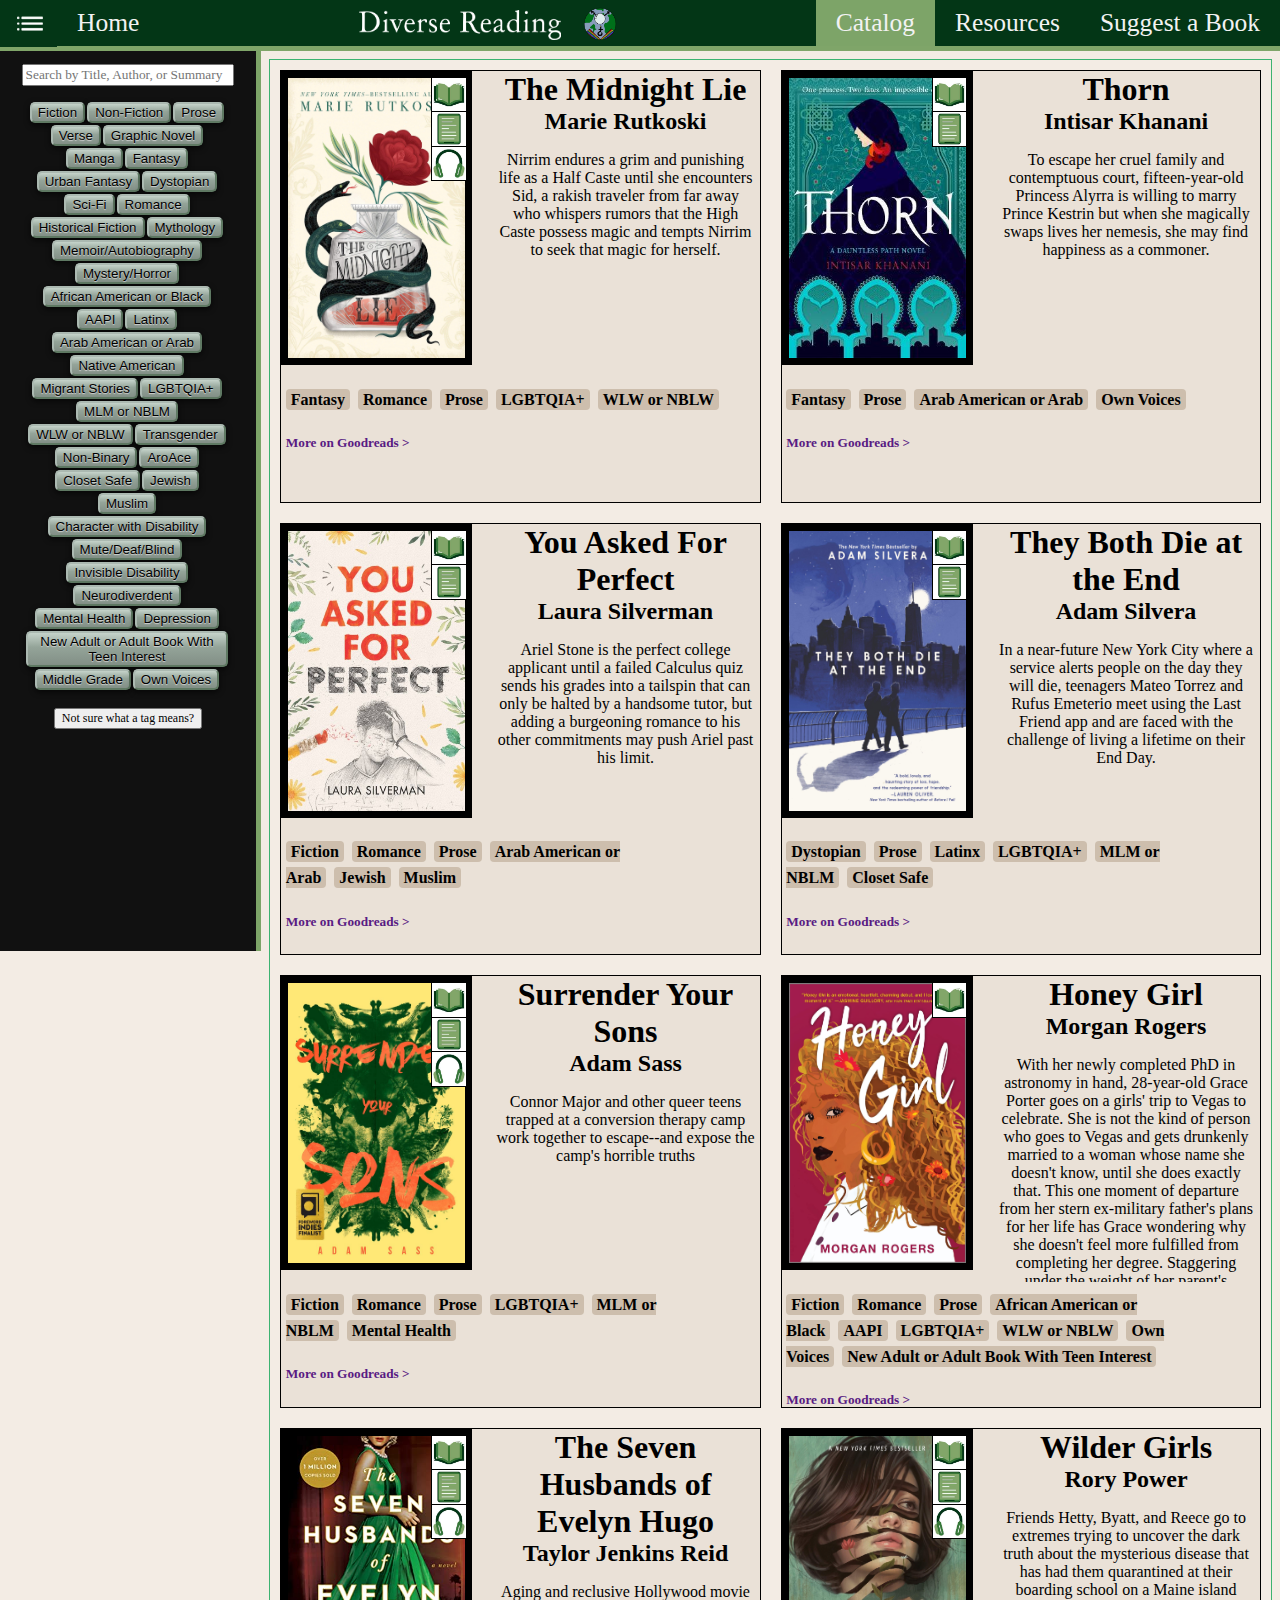
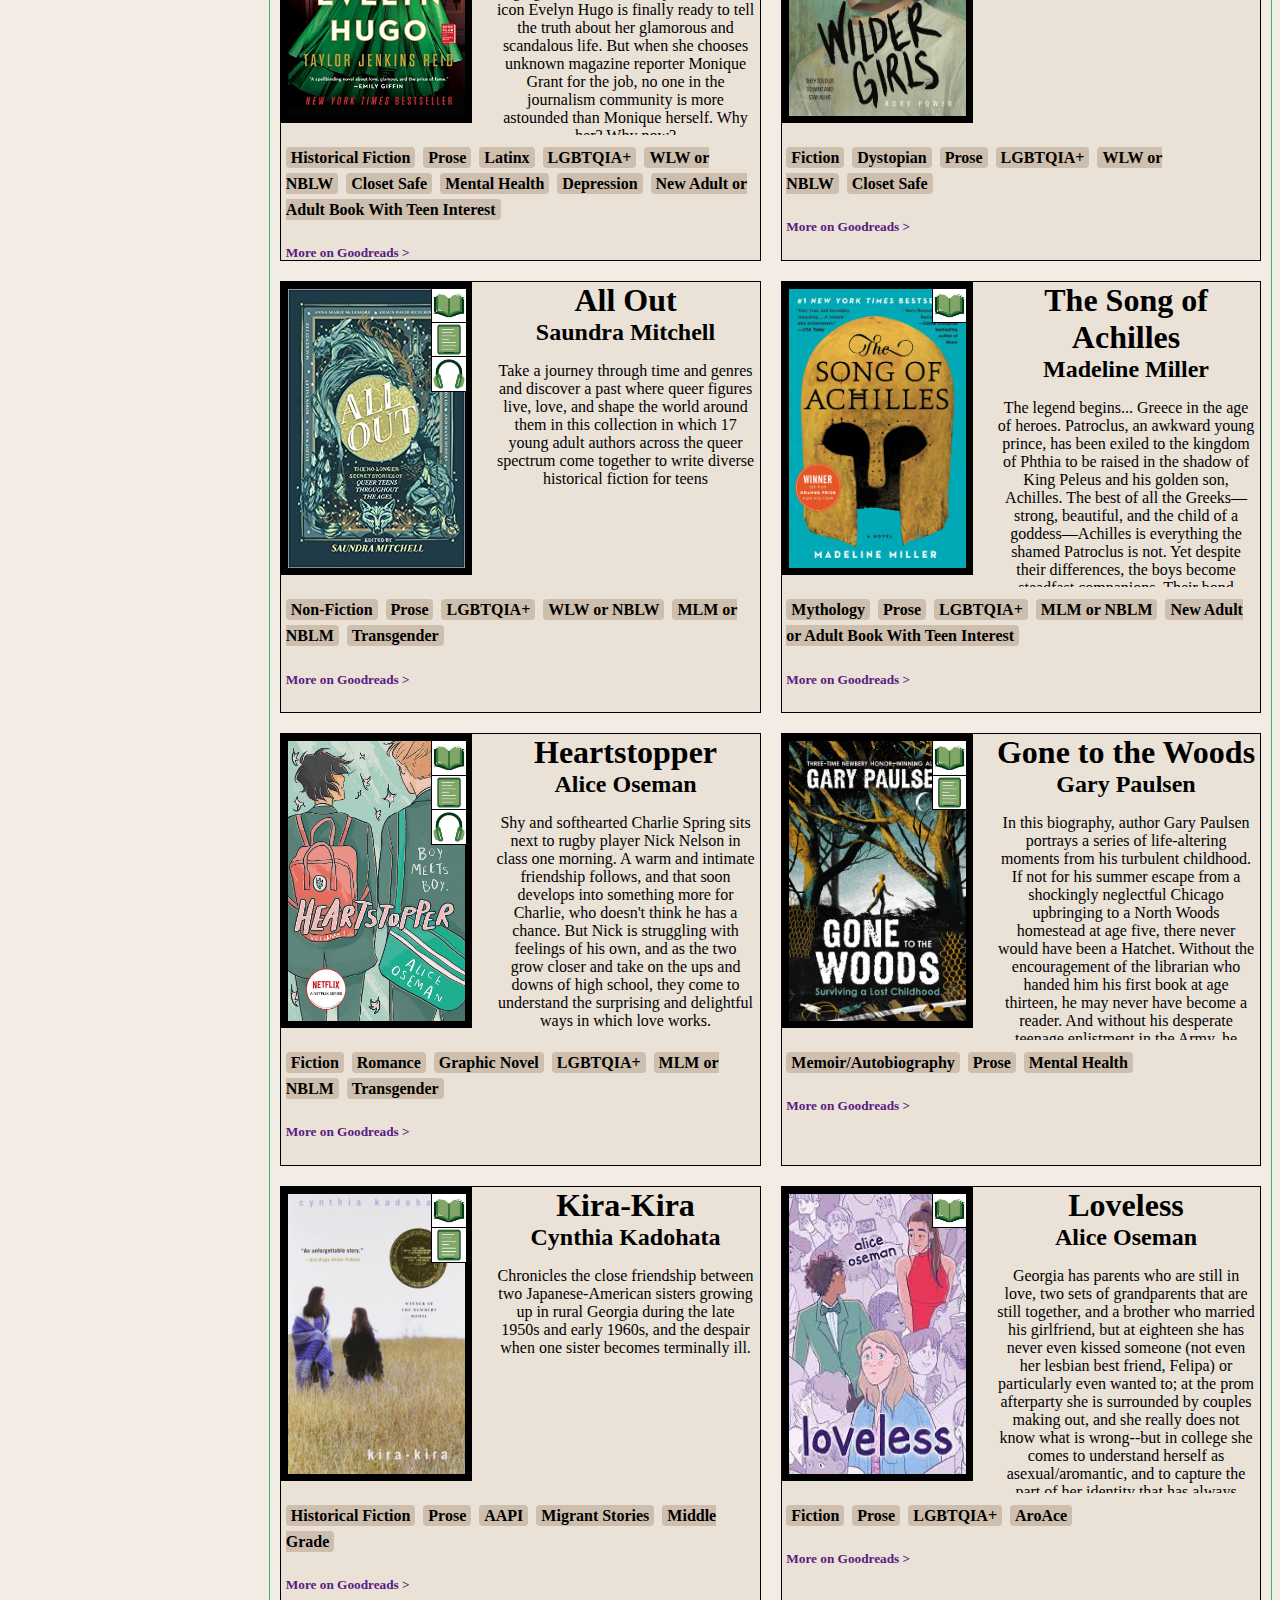
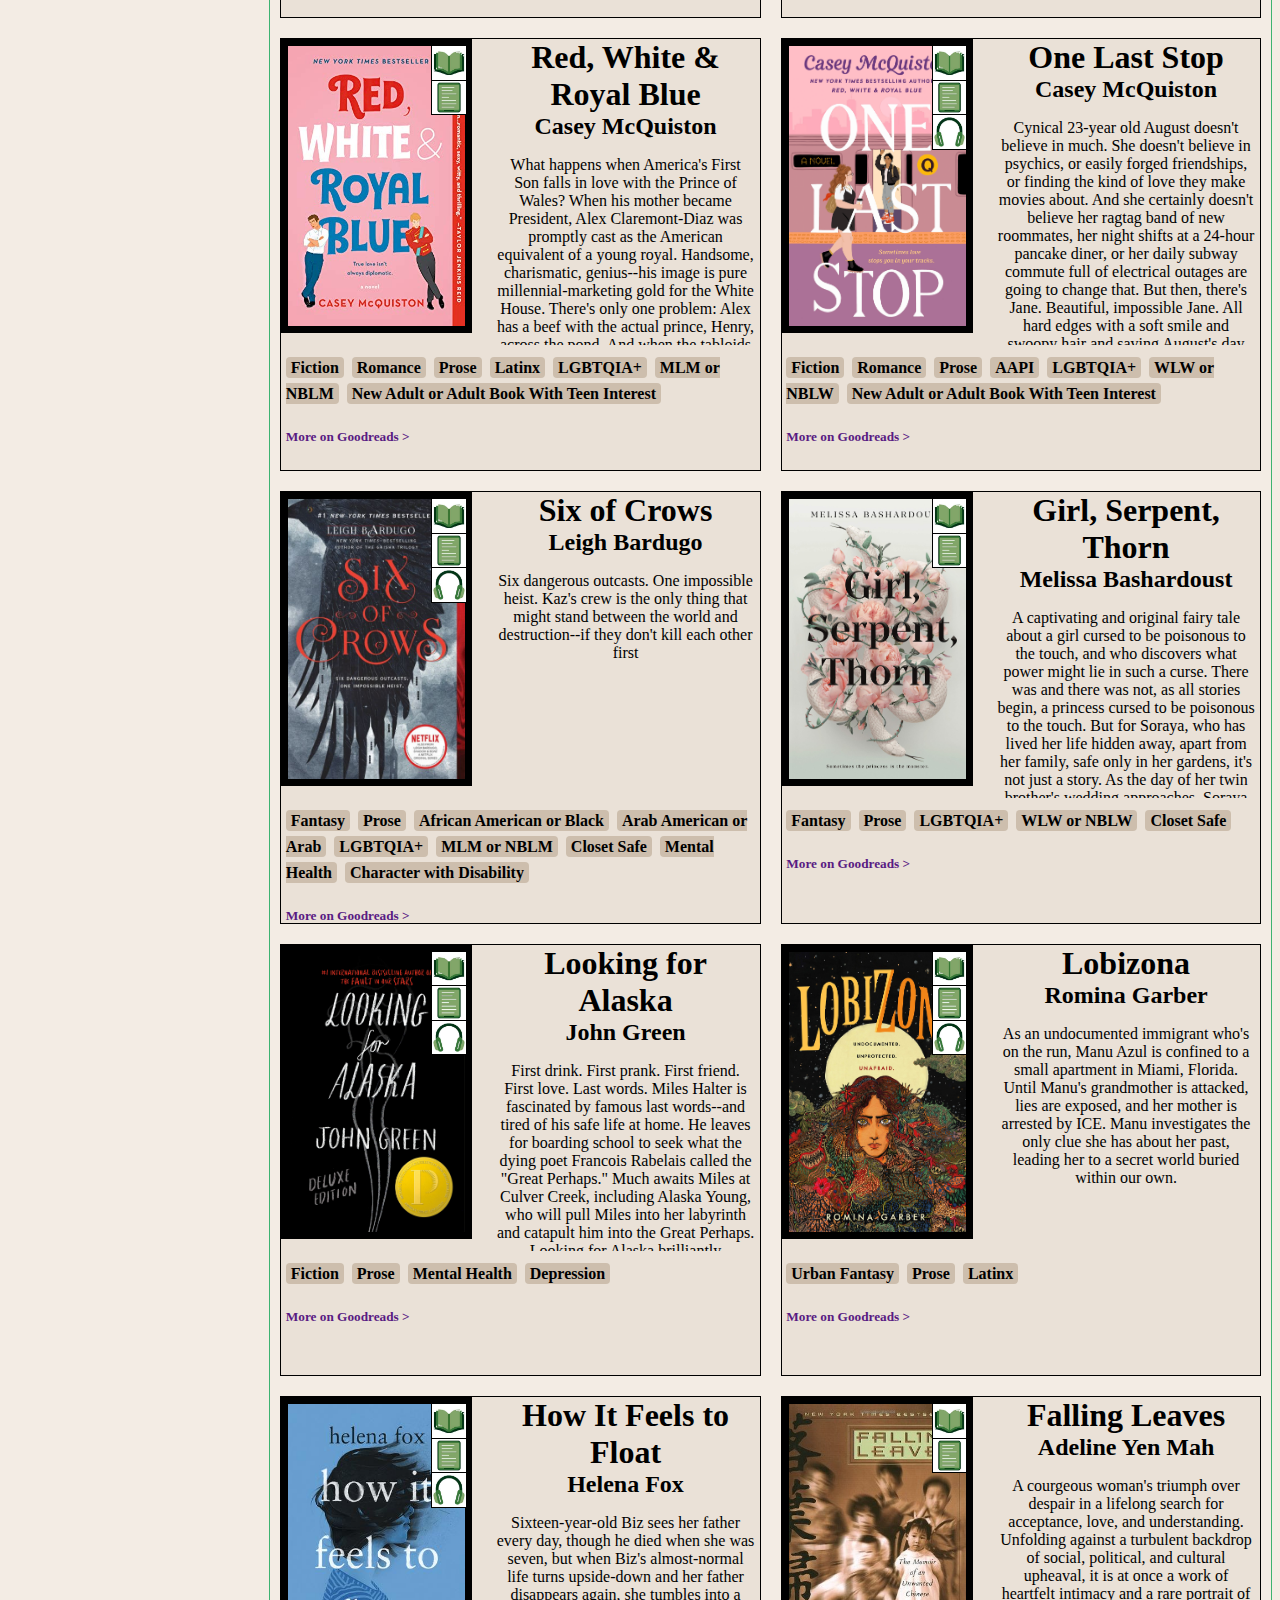
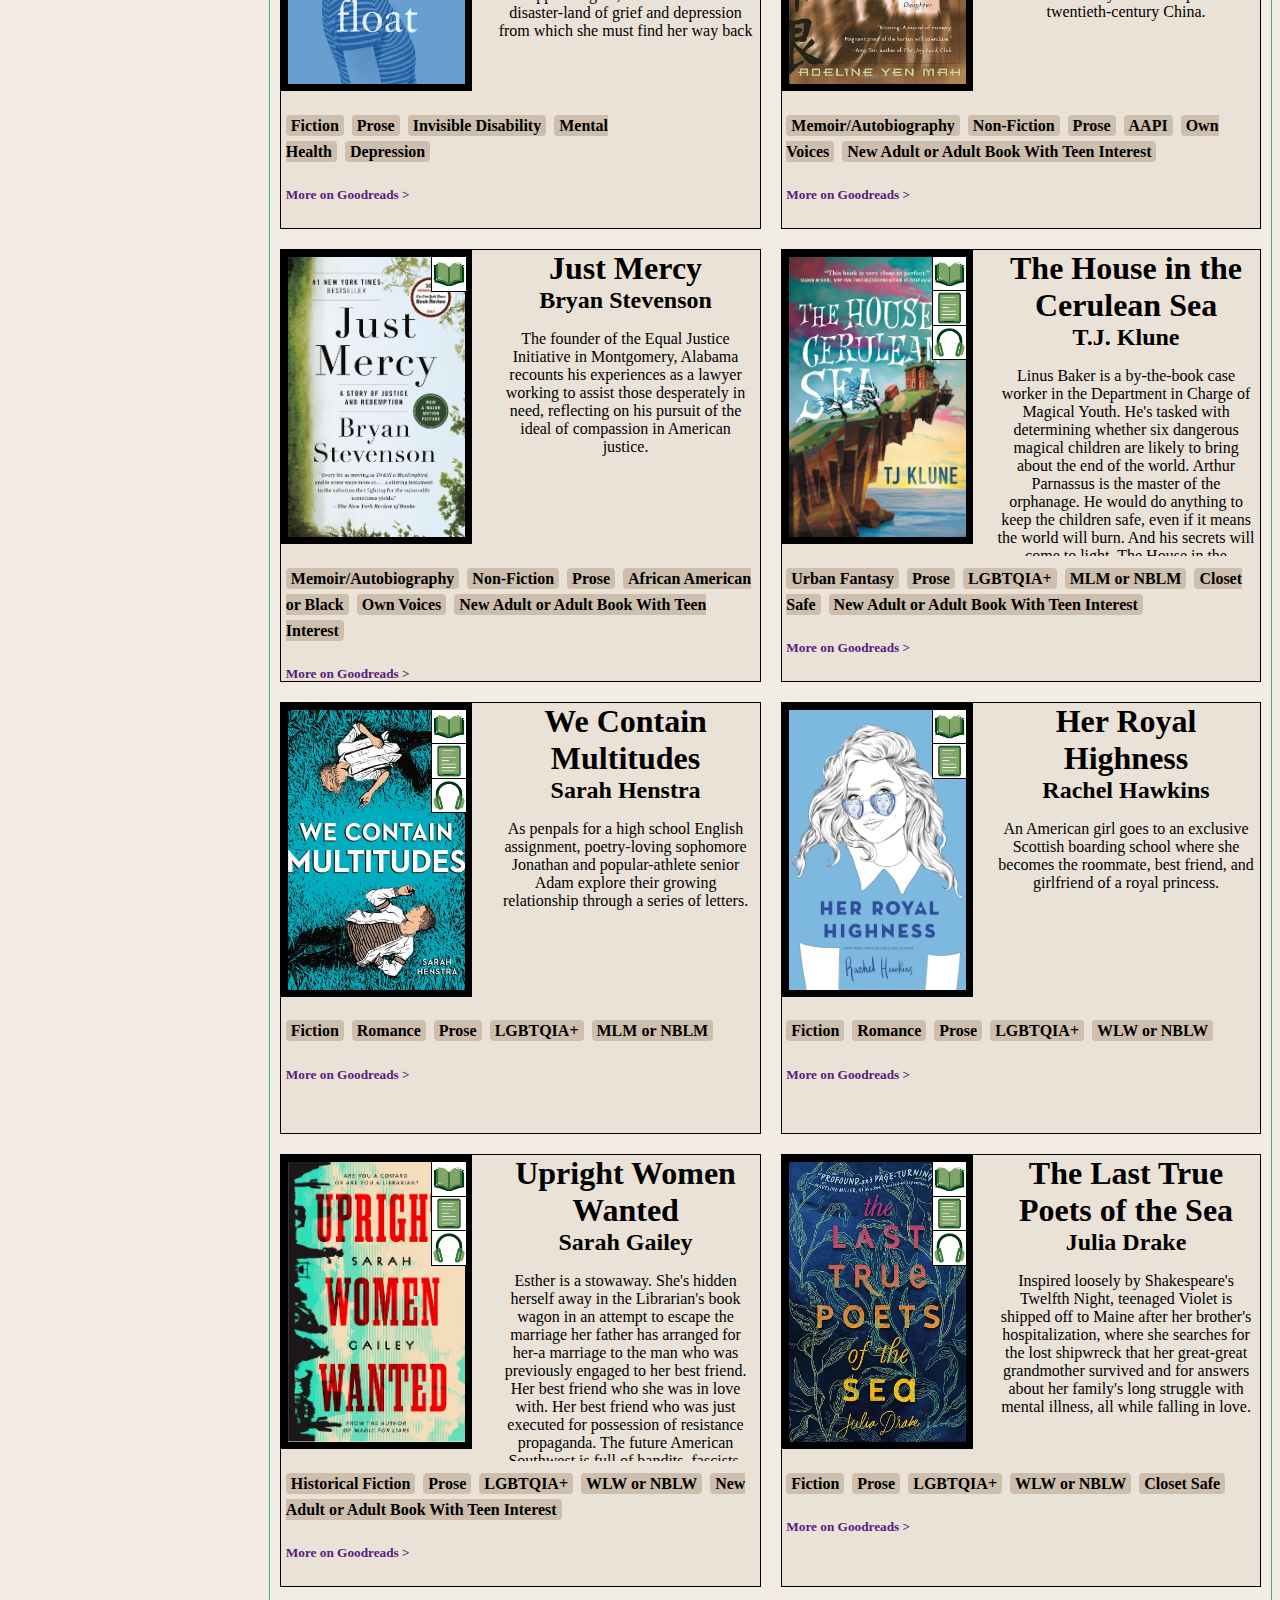
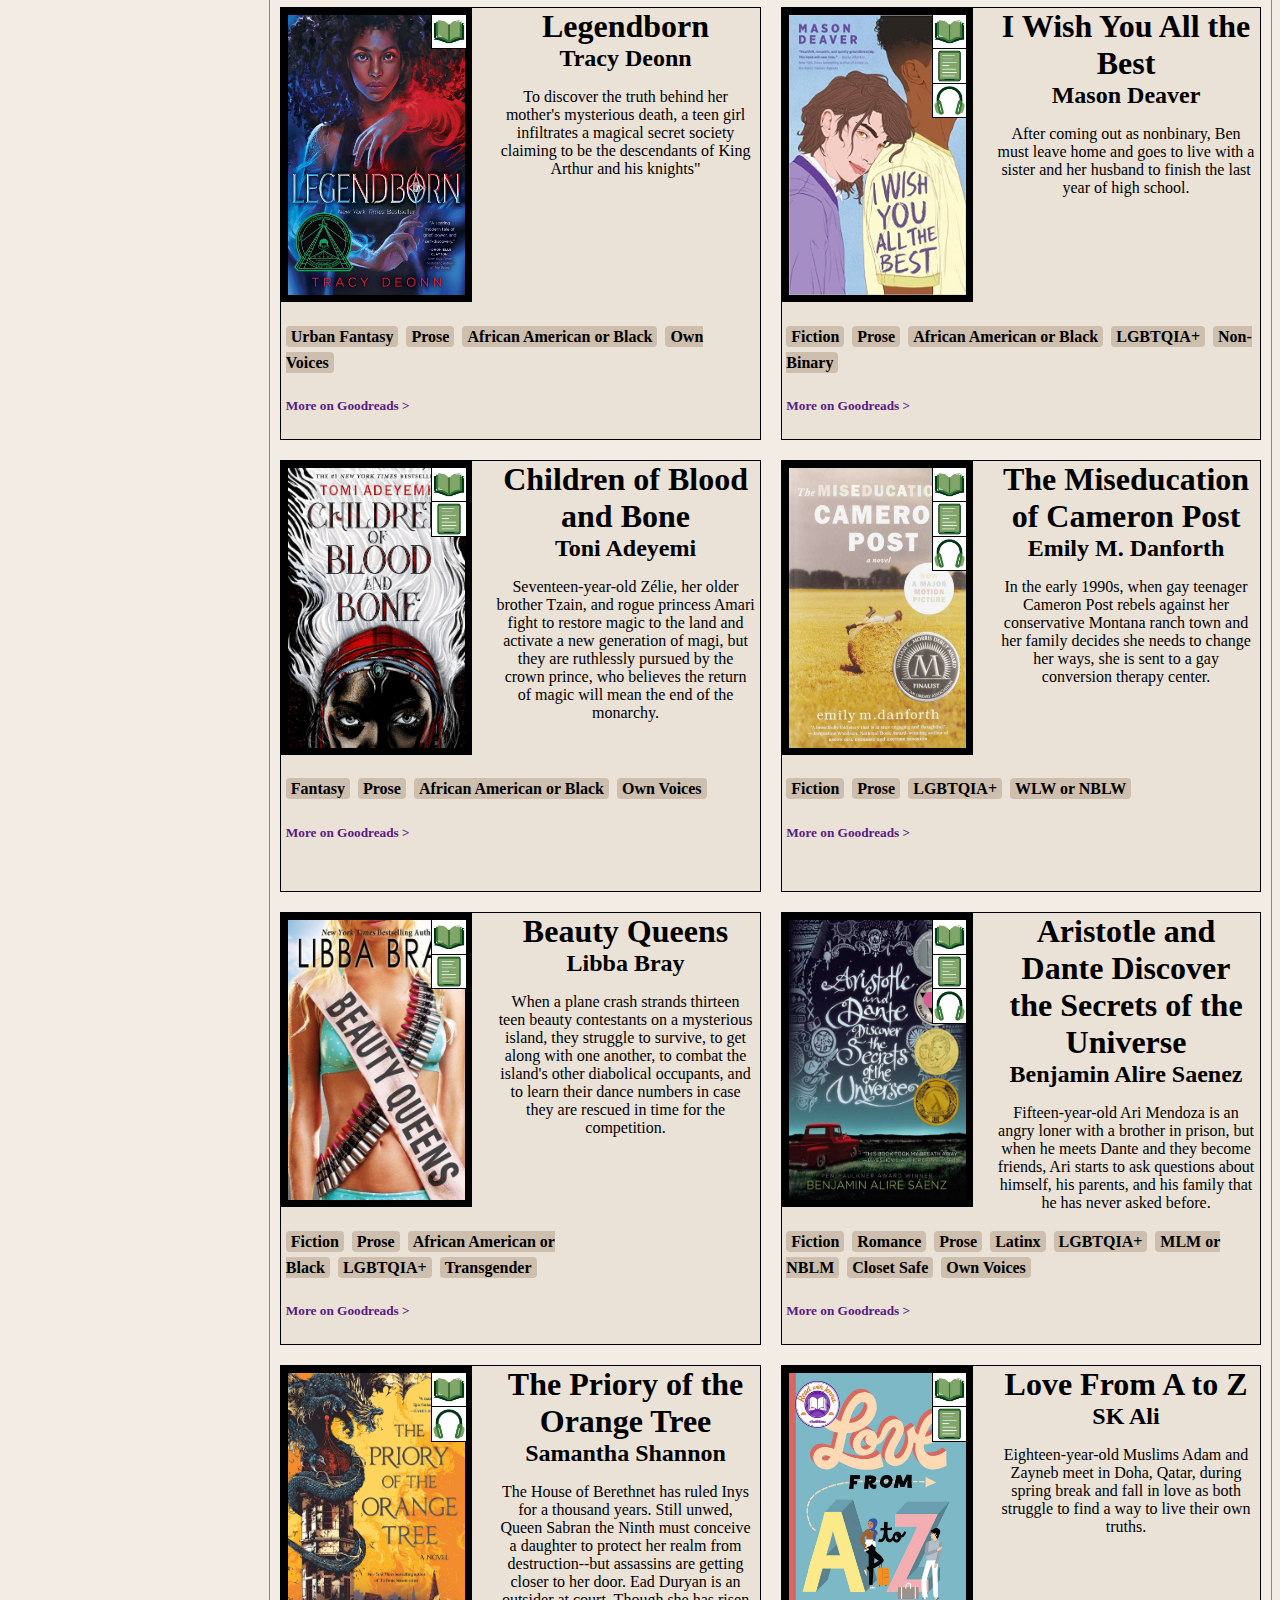
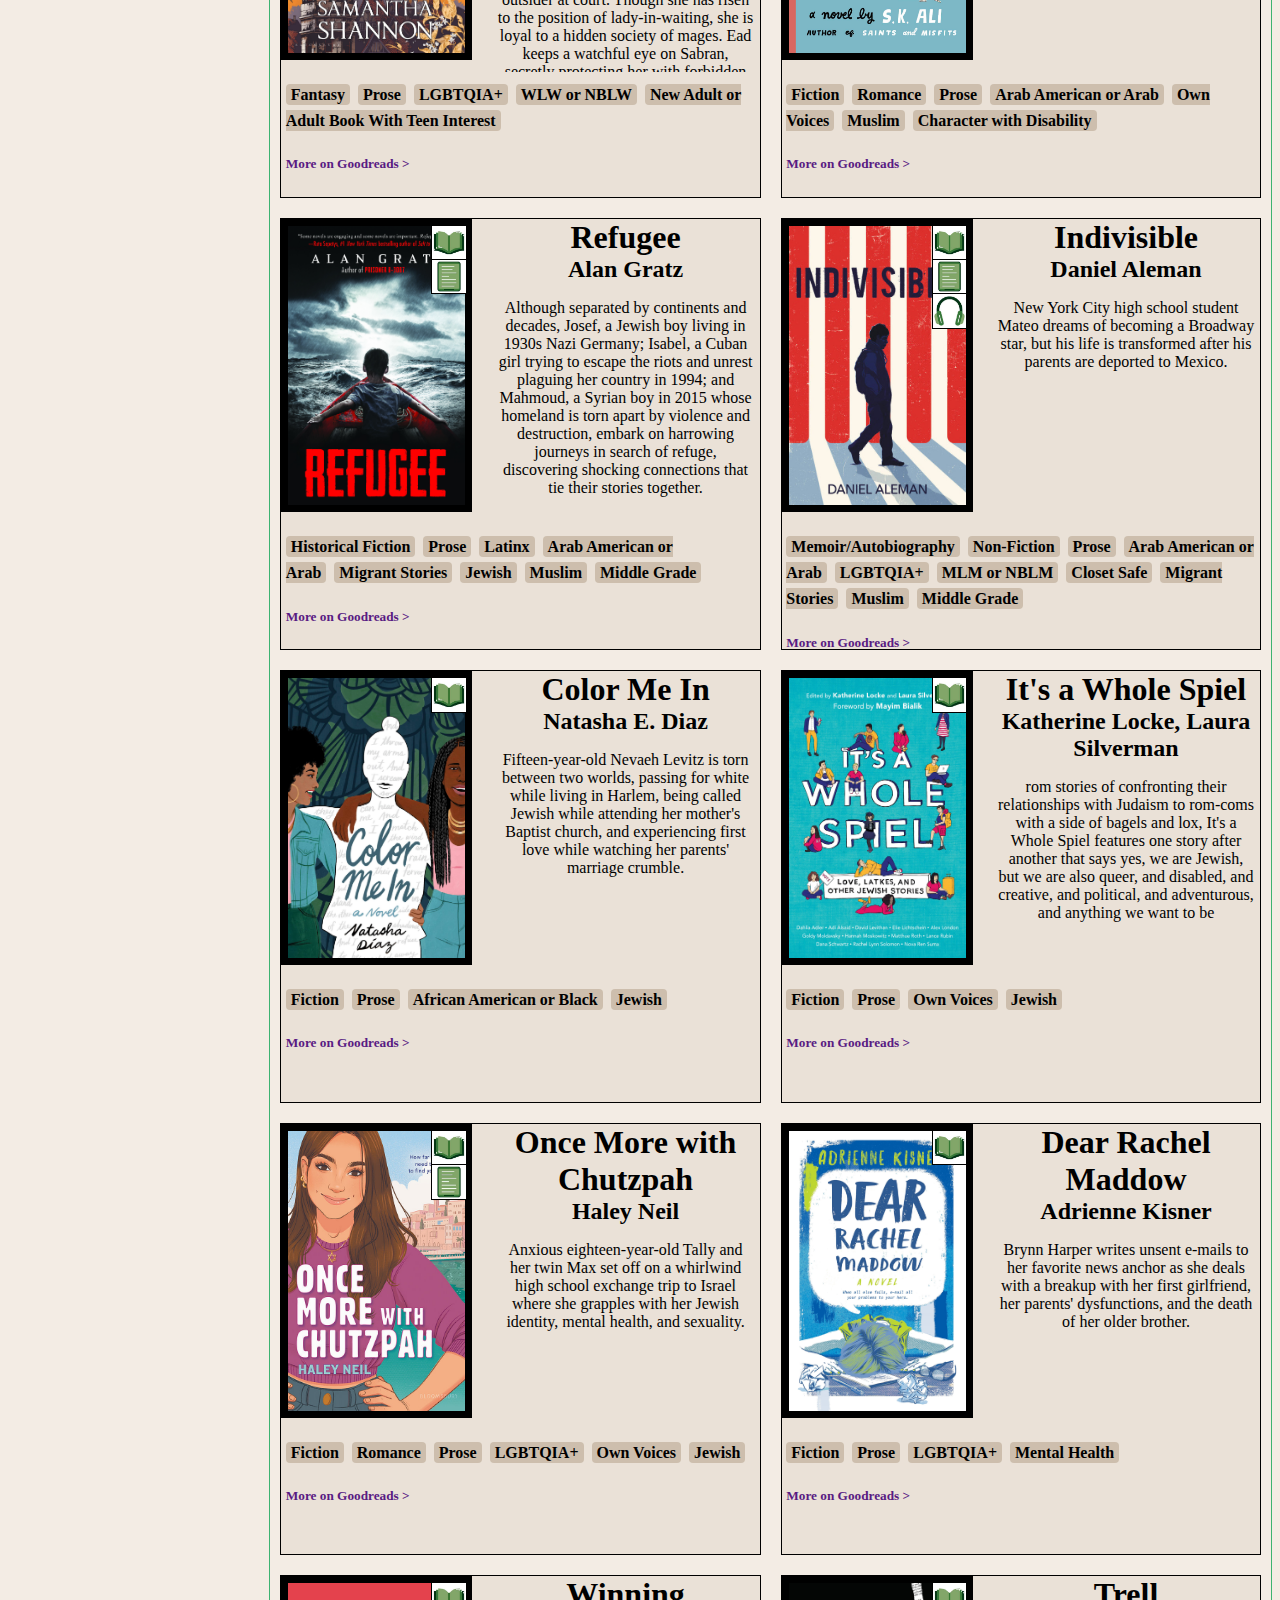
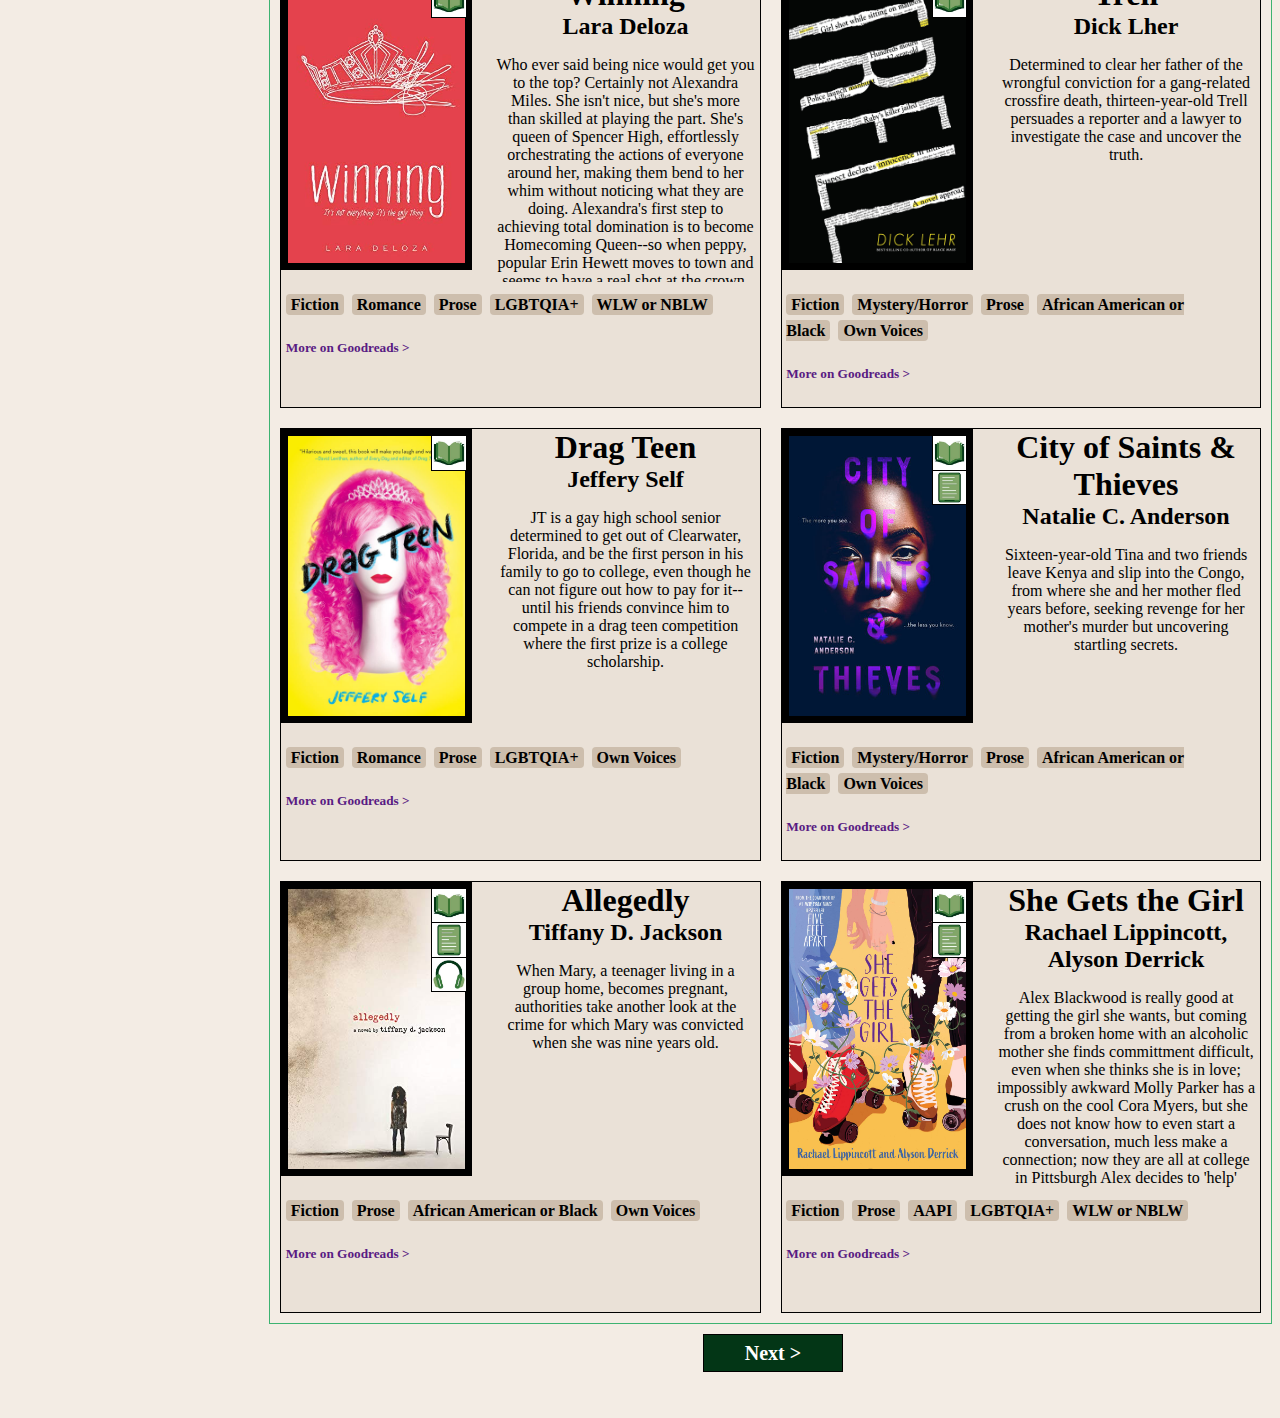
<file: index.html>
<!doctype html>
<html>
  <head>
  <title>Diverifying Reading</title>
  <meta name="viewport" content="width=device-width, initial-scale=1">
  <link rel="stylesheet" href="css/index.css">
  <link rel="icon" href="images/favicon.png">

  </head>

  <body>

<div class="sidenav_fullScreen" id="sidenav"> <!-- sidenav -->

	<div class="sidenav-text">
    <input id="input" type="text" onkeypress="search(event)" placeholder="Search by Title, Author, or Summary" style="width:80%; margin-top:5%; font-family:serif;">

	  <p id='buttons' class="buttons"></p>
    <ul id='search_list'>
        <li><a href="#">Loading...</a></li>
    </ul>
    <button href="diversifying-reading.github.io/home" id="tag_dictionary_open" class="tagDictionaryOpen" onclick="openTagDictionary()">Not sure what a tag means?</button>

	</div>
</div>

<div class="box_pos" id="book_div_position">

<p class="book_div" id="book_div"></p>

<div id="page_buttons" style="padding-top:10px; text-align:center;">
<p style="margin-top:0px"> <button class="previous_page_btn" style="display:none;" onclick="previousPage();" style="height:50px">< Previous</button><button class="next_page_btn"
  style="display:none;" onclick="nextPage();"
  style="height:50px"> Next ></button></p>
</div>

<h2 style="text-align: center" id="end_of_books_msg"></h2>

<br>

<div class="tagDictionary" id="tagDictionary" style="display:none;">
  <p style="text-align:center"><b>Genres</b></p>
  <hr color=#7DA468>
  <p style="text-align:center"> <b> Fiction: </b> the type of book or story that is written about imaginary characters and events and not based on real people and facts </p>
  <hr color=#7DA468>
  <p style="text-align:center"> <b> Non-Fiction: </b> writing that is about real events and facts, rather than stories that have been invented </p>
  <hr color=#7DA468>
  <p style="text-align:center"> <b> Prose: </b> written language in its ordinary form rather than poetry </p>
  <hr color=#7DA468>
  <p style="text-align:center"> <b> Verse: </b> writing that is arranged in short lines with a regular rhythm; poetry </p>
  <hr color=#7DA468>
  <p style="text-align:center"> <b> Graphic Novel: </b> a book containing a long story told mostly in pictures but with some writing </p>
  <hr color=#7DA468>
  <p style="text-align:center"> <b> Manga: </b> Japanese comic books that tell stories in pictures </p>
  <hr color=#7DA468>
  <p style="text-align:center"> <b> Fantasy: </b> a type of story or literature that is set in an imaginary world, often involving traditional myths and magical creatures and sometimes ideas or events from the real world, especially from the medieval period of history </p>
  <hr color=#7DA468>
  <p style="text-align:center"> <b> Urban Fantasy: </b> a subgenre of fantasy in which the fantasy narrative takes place within an urban backdrop which plays an important role in the story </p>
  <hr color=#7DA468>
  <p style="text-align:center"> <b> Dystopian: </b> a story that takes place in a very bad or unfair society in which there is a lot of suffering, especially an imaginary society in the future, or to the description of such a society </p>
  <hr color=#7DA468>
  <p style="text-align:center"> <b> Sci-Fi: </b> informal for science fiction; an imagined future, especially about space travel or other planets </p>
  <hr color=#7DA468>
  <p style="text-align:center"> <b> Romance: </b> a story which primarily focuses on a romantic relationship </p>
  <hr color=#7DA468>
  <p style="text-align:center"> <b> Historical Fiction: </b> a story set in the past, often during a significant time period, in which the time period is an important part of the setting and often of the story itself </p>
  <hr color=#7DA468>
  <p style="text-align:center"> <b> Mythology: </b> a story based on or relating to a myth or multiple myths </p>
  <hr color=#7DA468>
  <p style="text-align:center"> <b> Memoir/Autobiography: </b> a book about the life of a person, written by that person </p>
  <hr color=#7DA468>
  <p style="text-align:center"> <b> Mystery/Horror: </b> mystery refers to a story in which there is an unsolved question, oftentimes a crime, and an attempt to answer it. Horror refers to books in which there is an aim to scare, startle, shock, repulse, and elicit a sense of dread in the reader </p>

  <hr color=#7DA468>
  <br>
  <hr color=#7DA468>

  <p style="text-align:center"><b>Racial Representation</b></p>
  <hr color=#7DA468>
  <p style="text-align:center"> <b> African American or Black: </b>  African American refers to a person who lives in the U.S. and is a member of a race of people with dark skin that originally came from Africa. Black refers to people with black or dark brown skin, especially people who live in Africa or whose family originally came from Africa </p>
  <hr color=#7DA468>
  <p style="text-align:center"> <b> AAPI: </b> abbreviation for Asian American and Pacific Islander; a person living in the United States whose family originally comes from the Far East, Southeast Asia, South Asia, or the Pacific Islands </p>
  <hr color=#7DA468>
  <p style="text-align:center"> <b> Latinx: </b> from Latin America, or having a family from Latin America </p>
  <hr color=#7DA468>
  <p style="text-align:center"> <b> Arab American or Arab: </b> Arab American refers to those who immigrated from or are descendants of immigrants who came from the predominantly Arabic-speaking nations in Southwest Asia and North Africa to the United States. Arab refers to a person from Western Asia or North Africa who speaks Arabic as a first language </p>
  <hr color=#7DA468>
  <p style="text-align:center"> <b> Native American: </b> a member of one of the groups of people who were living in North and South America before Europeans arrived </p>
  <hr color=#7DA468>
  <p style="text-align:center"> <b> Migrant Stories: </b> the literature from migrant authors, focus on the mix of multiple cultures and the journey the author took </p>

  <hr color=#7DA468>
  <br>
  <hr color=#7DA468>

  <p style="text-align:center"><b>LGBTQIA+ Representation</b></p>
  <hr color=#7DA468>
  <p style="text-align:center"> <b> LGBTQIA+: </b> an abbreviation for lesbian, gay, bisexual, transgender, queer or questioning, intersex, asexual, and more. An umbrella term for many gender identities, sexualities, and romantic orientations. Other varients, such as LGBTQ and LGBT, also serve as umbrella terms for the community </p>
  <hr color=#7DA468>
  <p style="text-align:center"> <b> MLM or NBLM: </b> an abbreviation for men loving men or non-binary loving men, which refers to a romantic relationship between either two men or a non-binary person and a man </p>
  <hr color=#7DA468>
  <p style="text-align:center"> <b> WLW or NBLW: </b> an abbreviation for women loving women or non-binary loving women, which refers to a romantic relationship between either two women or a non-binary person and a woman </p>
  <hr color=#7DA468>
  <p style="text-align:center"> <b> Transgender: </b> a person whose gender identity does not correspond with the sex registered for them at birth </p>
  <hr color=#7DA468>
  <p style="text-align:center"> <b> Non-Binary: </b> an umbrella term for people whose gender identities do not strictly correspond with male or female </p>
  <hr color=#7DA468>
  <p style="text-align:center"> <b> AroAce: </b> a shortened version of Aromantic Asexual, which refers to people who are both aromantic and asexual, meaning experience little to no sexual or romantic attraction </p>
  <hr color=#7DA468>
  <p style="text-align:center"> <b> Closet Safe: </b> a story which features LGBTQIA+ themes, that are not visible on the cover or within the book's summary </p>

  <hr color=#7DA468>
  <br>
  <hr color=#7DA468>

  <p style="text-align:center"><b>Religious Representation</b></p>
  <hr color=#7DA468>
  <p style="text-align:center"> <b> Jewish: </b> an ethnoreligious (ethnic and religious) group and nation originating from the Israelites and Hebrews of historical Israel and Judah  </p>
  <hr color=#7DA468>
  <p style="text-align:center"> <b> Muslim: </b> a follower of Islam, a monotheistic faith centered around the Quran and the teachings of Muhammad </p>

  <hr color=#7DA468>
  <br>
  <hr color=#7DA468>

  <p style="text-align:center"><b>Mental and Physical Disabilities</b></p>
  <hr color=#7DA468>
  <p style="text-align:center"> <b> Character with Disability: </b> in our catalog, this is defined as a main character within a story with a physical condition that limits a person's movements, senses, or activities </p>
  <hr color=#7DA468>
  <p style="text-align:center"> <b> Mute/Deaf/Blind: </b> the term mute is characterized by absence of speech; the term deaf is characterized by a lack of the power of hearing; the term blind is characterized by a lack of the power of sight </p>
  <hr color=#7DA468>
  <p style="text-align:center"> <b> Invisible Disability: </b> a physical, mental or neurological condition that is not visible from the outside, often chronic illnesses; </p>
  <hr color=#7DA468>
  <p style="text-align:center"> <b> Neurodiverdent: </b> differing in mental or neurological function from what is considered typical or normal; people whose brain processes, learns, and/or behaves differently from what is considered "typical" </p>
  <hr color=#7DA468>
  <p style="text-align:center"> <b> Mental Health: </b> a story that adresses themes of mental health struggles, the concept of emotional, psychological, and social well-being </p>
  <hr color=#7DA468>
  <p style="text-align:center"> <b> Depression: </b> a story that adresses themes of depression, a common but serious mood disorder that primarily causes a persistent feeling of sadness </p>

  <hr color=#7DA468>
  <br>
  <hr color=#7DA468>

  <p style="text-align:center"><b>Target Audience</b></p>
  <hr color=#7DA468>
  <p style="text-align:center"> <b> New Adult Book or Adult Book With Teen Interest: </b> a story published for an adult audience that has additionally recieved a significant teen audience and interest </p>
  <hr color=#7DA468>
  <p style="text-align:center"> <b> Middle Grade: </b> books written for a audience younger than Young Adult, typically intended for readers 8 to 12 years old </p>
  <hr color=#7DA468>
  <p style="text-align:center"> <b> Own Voices: </b> books about characters from underrepresented/marginalized groups in which the author shares the same identity </p>

  <button class="tagDictionaryClose" onclick="closeTagDictionary()">x</button>
</div>

<div class="topnav" id="topnav">
  <img src='./images/menu_image.png' id="menu_button" class="menu_button_open" style="float:left">
  <div class="topnav_text">
	<a href='https://diversifying-reading.github.io/home/' id="home" class="topnav_text_links" style="float:left;">Home</a>
  <a href='https://diversifying-reading.github.io/home/' style="text-decoration: none;"> <img src="images/topnav_text.png" id="diversifying-reading-topnav" style="height:30px; display: none;">
  <img src="images/favicon.png" id="topnav_logo"style="height:80px; padding-top:5px;"></a>
  <a href='https://diversifying-reading.github.io/suggest/' id="suggest" class="topnav_text_links" style="float:right;">Suggest a Book</a>
  <a href='https://diversifying-reading.github.io/resources/' id="resources" class="topnav_text_links" style="float:right;">Resources</a>
  <a href='https://diversifying-reading.github.io/search/' id="search" class="topnav_text_links" style="float:right;">Catalog</a>
  </div>
</div>

<script src='js/book_data.js'></script>
<script src='js/universal_topnav.js'></script>
<script src='js/resize.js'></script>
<script src='js/search_tags_filter.js'></script>
  </body>
</html>
</file>
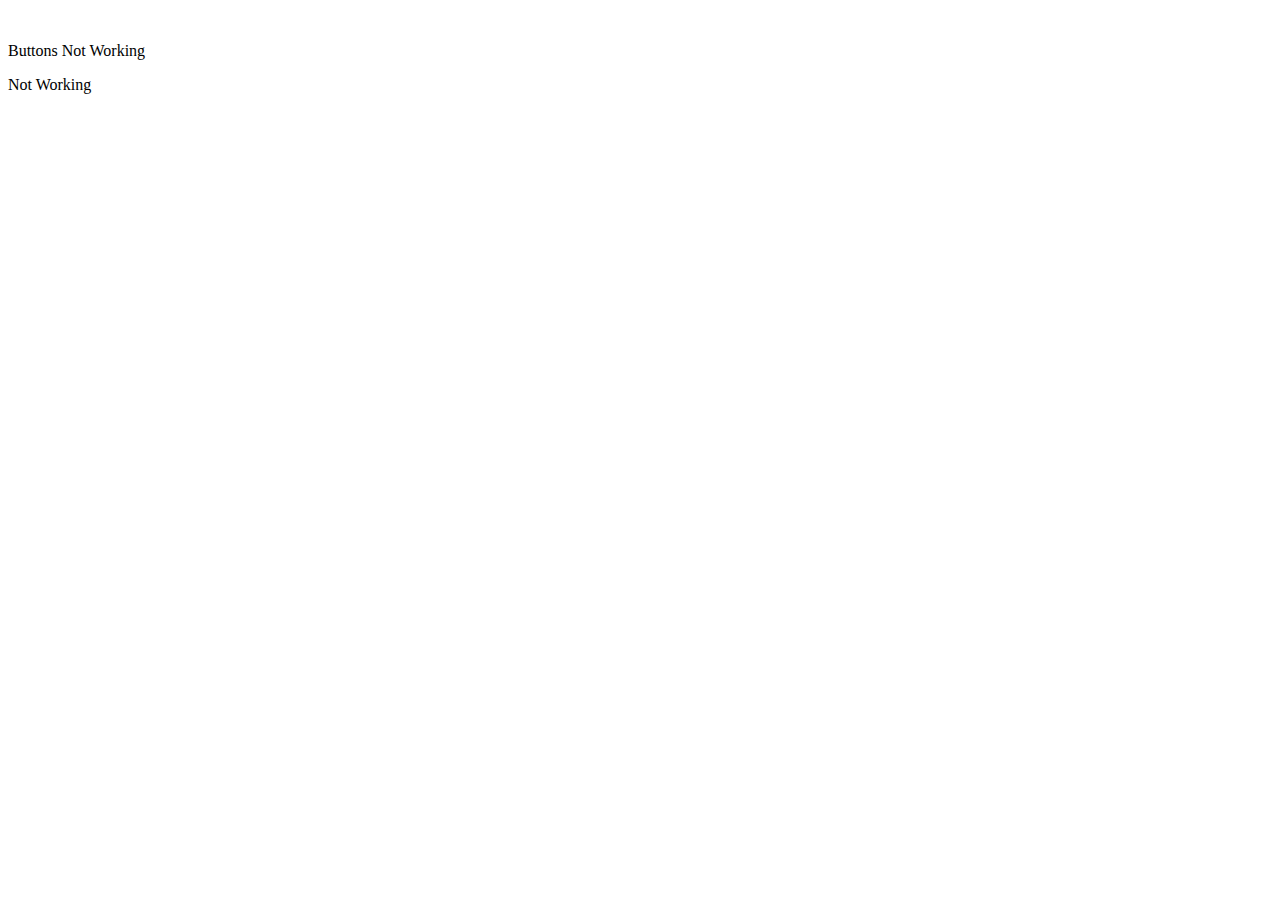
<file: books.html>
<!doctype html>
<html>
  <head>
    <title>Test Title</title>
    
    <style>
     
      .pressed { 
        margin-bottom: 2px;        
        border-radius: 5px;
        border-color:#999999;
        color: #dedede;
        text-shadow: 0 1px 1px #000000;
        background: linear-gradient(to bottom, #97a5b0 0%,#adbbc7 77%,#bcc6cf 100%);
        box-shadow: inset 0px 5px 5px 1px rgba(0, 0, 0, .3);

      }
      
      .pressed:active { 
        margin-bottom: 2px;        
        border-radius: 5px;
        color: #000000;
        text-shadow: 0 1px 1px #fafafa;
        background: linear-gradient(to bottom, #e4e7eb 0%,#afb5ba 44%, #91969c 100%);
        box-shadow: 0px 2px 5px 1px rgba(0, 0, 0, .5);                        
        border-top-color: #bdc2c7;
        border-left-color: #bdc2c7;
        border-right-color: #5c646b;
        border-bottom-color: #5c646b;
      }
      
      
      .unpressed { 
        margin-bottom: 2px;        
        border-radius: 5px;
        color: #000000;
        text-shadow: 0 1px 1px #fafafa;
        background: linear-gradient(to bottom, #e4e7eb 0%,#afb5ba 44%, #91969c 100%);
        box-shadow: 0px 2px 5px 1px rgba(0, 0, 0, .5);                        
        border-top-color: #bdc2c7;
        border-left-color: #bdc2c7;
        border-right-color: #5c646b;
        border-bottom-color: #5c646b;
      }

      
      .unpressed:active { 
        margin-bottom: 2px;        
        border-radius: 5px;
        border-color:#999999;
        color: #eeeeee;
        text-shadow: 0 1px 1px #000000;
        background: linear-gradient(to bottom, #97a5b0 0%,#adbbc7 77%,#bcc6cf 100%);
        box-shadow: inset 0px 5px 5px 1px rgba(0, 0, 0, .3);
      }
      
    </style>
    
  </head>
  
  <body>    
    <br>
    <p id='buttons'>Buttons Not Working</p>    
    <p id='text'>Not Working</p>
    <script>
    
      const data = [
    {
        "title": "The Midnight Lie",
        "author": "Marie Rutkowski  ",
        "fantasy": "Y",
        "romance": "Y",
        "prose": "Y"
    },
    {
        "title": "Thorn",
        "author": "Intisar Khanani",
        "fantasy": "Y",
        "prose": "Y",
        "arabOrArabamerican": "Y",
        "ownvoices": "Y"
    },
    {
        "title": "You Asked For Perfect",
        "author": "Laura Silverman",
        "fiction": "Y",
        "romance": "Y",
        "prose": "Y",
        "arabOrArabamerican": "Y",
        "jewish": "Y",
        "muslim": "Y"
    },
    {
        "title": "They Both Die at the End",
        "author": "Adam Silvera",
        "dystopian": "Y",
        "prose": "Y",
        "latinx": "Y",
        "lgbtqia": "Y",
        "mlmOrNblm": "Y",
        "closetsafe": "Y"
    },
    {
        "title": "Surrender Your Sons",
        "author": "Adam Sass",
        "fiction": "Y",
        "romance": "Y",
        "prose": "Y",
        "lgbtqia": "Y",
        "mlmOrNblm": "Y",
        "mentalhealth": "Y"
    },
    {
        "title": "Honey Girl",
        "author": "Morgan Rogers",
        "fiction": "Y",
        "romance": "Y",
        "prose": "Y",
        "africanamericanOrBlack": "Y",
        "aapi": "Y",
        "lgbtqia": "Y",
        "wlwOrNblw": "Y",
        "ownvoices": "Y",
        "newAdultAdultBookWithTeenInterest": "Y"
    },
    {
        "title": "The Seven Husbands of Evelyn Hugo",
        "author": "Taylor Jenkins Reid",
        "historicalfiction": "Y",
        "prose": "Y",
        "latinx": "Y",
        "lgbtqia": "Y",
        "wlwOrNblw": "Y",
        "closetsafe": "Y",
        "mentalhealth": "Y",
        "depression": "Y",
        "newAdultAdultBookWithTeenInterest": "Y"
    },
    {
        "title": "Wilder Girls",
        "author": "Rory Power",
        "fiction": "Y",
        "dystopian": "Y",
        "prose": "Y",
        "lgbtqia": "Y",
        "wlwOrNblw": "Y",
        "closetsafe": "Y"
    },
    {
        "title": "All Out",
        "author": "Saundra Mitchell",
        "nonfiction": "Y",
        "prose": "Y",
        "lgbtqia": "Y",
        "wlwOrNblw": "Y",
        "mlmOrNblm": "Y",
        "trans": "Y"
    },
    {
        "title": "The Song of Achilles",
        "author": "Madeline Miller",
        "mythology": "Y",
        "prose": "Y",
        "lgbtqia": "Y",
        "mlmOrNblm": "Y",
        "newAdultAdultBookWithTeenInterest": "Y"
    },
    {
        "title": "Heartstopper",
        "author": "Alice Oseman",
        "fiction": "Y",
        "romance": "Y",
        "graphicnovel": "Y",
        "lgbtqia": "Y",
        "mlmOrNblm": "Y",
        "trans": "Y"
    },
    {
        "title": "Gone to the Woods",
        "author": "Gary Paulsen",
        "memoir": "Y",
        "prose": "Y",
        "mentalhealth": "Y",
        "ptsd": "Y"
    },
    {
        "title": "Kira-Kira",
        "author": "Cynthia Kadohata",
        "historicalfiction": "Y",
        "prose": "Y",
        "aapi": "Y",
        "migrantstories": "Y",
        "middleGrade": "Y"
    },
    {
        "title": "Loveless",
        "author": "Alice Oseman",
        "fiction": "Y",
        "prose": "Y",
        "lgbtqia": "Y",
        "aroace": "Y"
    },
    {
        "title": "Red, White, & Royal Blue",
        "author": "Casey McQuiston",
        "fiction": "Y",
        "romance": "Y",
        "prose": "Y",
        "latinx": "Y",
        "lgbtqia": "Y",
        "mlmOrNblm": "Y",
        "newAdultAdultBookWithTeenInterest": "Y"
    },
    {
        "title": "One Last Stop",
        "author": "Casey McQuiston",
        "fiction": "Y",
        "romance": "Y",
        "prose": "Y",
        "aapi": "Y",
        "lgbtqia": "Y",
        "wlwOrNblw": "Y",
        "newAdultAdultBookWithTeenInterest": "Y"
    },
    {
        "title": "Six of Crows",
        "author": "Leigh Bardugo   ",
        "fantasy": "Y",
        "prose": "Y",
        "africanamericanOrBlack": "Y",
        "arabOrArabamerican": "Y",
        "lgbtqia": "Y",
        "mlmOrNblm": "Y",
        "closetsafe": "Y",
        "mentalhealth": "Y",
        "physicaldisability": "Y",
        "ptsd": "Y"
    },
    {
        "title": "Girl, Serpent, Thorn",
        "author": "Melissa Bashardoust",
        "fantasy": "Y",
        "prose": "Y",
        "lgbtqia": "Y",
        "wlwOrNblw": "Y",
        "closetsafe": "Y"
    },
    {
        "title": "Looking For Alaska",
        "author": "John Green",
        "fiction": "Y",
        "prose": "Y",
        "mentalhealth": "Y",
        "depression": "Y"
    },
    {
        "title": "Lobizona",
        "author": "Romina Garber",
        "urbanfantasy": "Y",
        "prose": "Y",
        "latinx": "Y"
    },
    {
        "title": "How It Feels To Float",
        "author": "Helena Fox",
        "fiction": "Y",
        "prose": "Y",
        "mentaldisability": "Y",
        "mentalhealth": "Y",
        "depression": "Y"
    },
    {
        "title": "Falling Leaves",
        "author": "Adeline Yen Mah",
        "memoir": "Y",
        "nonfiction": "Y",
        "prose": "Y",
        "aapi": "Y",
        "ownvoices": "Y",
        "newAdultAdultBookWithTeenInterest": "Y"
    },
    {
        "title": "Just Mercy",
        "author": "Bryan Stevenson",
        "memoir": "Y",
        "nonfiction": "Y",
        "prose": "Y",
        "africanamericanOrBlack": "Y",
        "ownvoices": "Y",
        "newAdultAdultBookWithTeenInterest": "Y"
    },
    {
        "title": "The House on the Ceraulean Sea",
        "author": "T.J. Klune",
        "urbanfantasy": "Y",
        "prose": "Y",
        "lgbtqia": "Y",
        "mlmOrNblm": "Y",
        "closetsafe": "Y",
        "newAdultAdultBookWithTeenInterest": "Y"
    },
    {
        "title": "We Contain Multitudes",
        "author": "Sarah Henstra",
        "fiction": "Y",
        "romance": "Y",
        "prose": "Y",
        "lgbtqia": "Y",
        "mlmOrNblm": "Y"
    },
    {
        "title": "Her Royal Highness",
        "author": "Rachel Hawkins",
        "fiction": "Y",
        "romance": "Y",
        "prose": "Y",
        "lgbtqia": "Y",
        "wlwOrNblw": "Y"
    },
    {
        "title": "Upright Women Wanted",
        "author": "Sarah Gailey",
        "historicalfiction": "Y",
        "prose": "Y",
        "lgbtqia": "Y",
        "wlwOrNblw": "Y",
        "newAdultAdultBookWithTeenInterest": "Y"
    },
    {
        "title": "The Last True Poets of the Sea",
        "author": "Julia Drake",
        "fiction": "Y",
        "prose": "Y",
        "lgbtqia": "Y",
        "wlwOrNblw": "Y",
        "closetsafe": "Y"
    },
    {
        "title": "Legendborn",
        "author": "Tracy Deonn",
        "urbanfantasy": "Y",
        "prose": "Y",
        "africanamericanOrBlack": "Y",
        "ownvoices": "Y"
    },
    {
        "title": "I Wish You All the Best",
        "author": "Mason Deaver",
        "fiction": "Y",
        "prose": "Y",
        "africanamericanOrBlack": "Y",
        "lgbtqia": "Y",
        "nonbinairygenderfluid": "Y"
    },
    {
        "title": "Children of Blood and Bone",
        "author": "Toni Adeyemi",
        "fantasy": "Y",
        "prose": "Y",
        "africanamericanOrBlack": "Y",
        "ownvoices": "Y"
    },
    {
        "title": "The Miseducation of Cameron Post",
        "author": "Emily M. Danforth",
        "fiction": "Y",
        "prose": "Y",
        "lgbtqia": "Y",
        "wlwOrNblw": "Y"
    },
    {
        "title": "Beauty Queens",
        "author": "Libba Bray",
        "fiction": "Y",
        "prose": "Y",
        "africanamericanOrBlack": "Y",
        "lgbtqia": "Y",
        "trans": "Y"
    },
    {
        "title": "Aristotle and Dante Discover the Secrets of the Universe",
        "author": "Benjamin Alire Sáenez",
        "fiction": "Y",
        "romance": "Y",
        "prose": "Y",
        "latinx": "Y",
        "lgbtqia": "Y",
        "mlmOrNblm": "Y",
        "closetsafe": "Y",
        "ownvoices": "Y"
    },
    {
        "title": "The Priory of the Orange Tree",
        "author": "Samantha Shannon",
        "fantasy": "Y",
        "prose": "Y",
        "lgbtqia": "Y",
        "wlwOrNblw": "Y",
        "newAdultAdultBookWithTeenInterest": "Y"
    },
    {
        "title": "Love From A to Z",
        "author": "SK Ali",
        "fiction": "Y",
        "romance": "Y",
        "prose": "Y",
        "arabOrArabamerican": "Y",
        "ownvoices": "Y",
        "muslim": "Y",
        "physicaldisability": "Y"
    },
    {
        "title": "Refugee",
        "author": "Alan Gratz",
        "historicalfiction": "Y",
        "prose": "Y",
        "latinx": "Y",
        "arabOrArabamerican": "Y",
        "migrantstories": "Y",
        "jewish": "Y",
        "muslim": "Y",
        "middleGrade": "Y"
    },
    {
        "title": "Indivisible",
        "author": "Daniel Aleman",
        "memoir": "Y",
        "nonfiction": "Y",
        "prose": "Y",
        "arabOrArabamerican": "Y",
        "lgbtqia": "Y",
        "mlmOrNblm": "Y",
        "closetsafe": "Y",
        "migrantstories": "Y",
        "muslim": "Y",
        "middleGrade": "Y"
    },
    {
        "title": "Color Me In",
        "author": "Natasha E. Diaz",
        "fiction": "Y",
        "africanamericanOrBlack": "Y",
        "jewish": "Y"
    },
    {
        "title": "It’s a Whole Spiel",
        "author": "edited by Katherine Locke & Laura Silverman",
        "fiction": "Y",
        "ownvoices": "Y",
        "jewish": "Y"
    },
    {
        "title": "Once More with Chutzpah",
        "author": "Haley Neil",
        "fiction": "Y",
        "romance": "Y",
        "lgbtqia": "Y",
        "ownvoices": "Y",
        "jewish": "Y"
    },
    {
        "title": "Dear Rachel Maddow",
        "author": "Adrienne Kisner",
        "fiction": "Y",
        "lgbtqia": "Y",
        "mentalhealth": "Y"
    },
    {
        "title": "Winning",
        "author": "Lara Deloza",
        "fiction": "Y",
        "romance": "Y",
        "lgbtqia": "Y",
        "wlwOrNblw": "Y"
    },
    {
        "title": "Trell",
        "author": "Dick Lher",
        "fiction": "Y",
        "mystery": "Y",
        "africanamericanOrBlack": "Y",
        "ownvoices": "Y"
    },
    {
        "title": "Drag  Teen",
        "author": "Jeffery Self",
        "fiction": "Y",
        "romance": "Y",
        "lgbtqia": "Y",
        "ownvoices": "Y"
    },
    {
        "title": "City of Saints & Thieves",
        "author": "Natalie C. Anderson",
        "fiction": "Y",
        "mystery": "Y",
        "africanamericanOrBlack": "Y",
        "ownvoices": "Y"
    },
    {
        "title": "Allegedly",
        "author": "Tiffany D. Jackson",
        "fiction": "Y",
        "africanamericanOrBlack": "Y",
        "ownvoices": "Y"
    },
    {
        "title": "I Kissed Shara Wheeler: A Novel",
        "author": "Casey McQuiston",
        "fiction": "Y",
        "lgbtqia": "Y",
        "wlwOrNblw": "Y"
    },
    {
        "title": "She Gets the Girl",
        "author": "Rachael Lippincott, Alyson Derrick",
        "fiction": "Y",
        "aapi": "Y",
        "lgbtqia": "Y",
        "wlwOrNblw": "Y"
    },
    {
        "title": "Miss Meteor",
        "author": "Tehlor Kay Mejia, Anna-Marie McLemore",
        "fantasy": "Y",
        "fiction": "Y",
        "romance": "Y",
        "latinx": "Y",
        "lgbtqia": "Y",
        "trans": "Y"
    },
    {
        "title": "A Very Large Expanse of Sea",
        "author": "Tahereh Mafi",
        "fiction": "Y",
        "historicalfiction": "Y",
        "ownvoices": "Y",
        "muslim": "Y"
    },
    {
        "title": "Not My Problem",
        "author": "Ciara Smyth",
        "fiction": "Y",
        "romance": "Y",
        "lgbtqia": "Y",
        "wlwOrNblw": "Y"
    },
    {
        "title": "A Land of Permanent Goodbyes",
        "author": "Atia Abawi",
        "fiction": "Y",
        "historicalfiction": "Y",
        "arabOrArabamerican": "Y",
        "migrantstories": "Y",
        "muslim": "Y"
    },
    {
        "title": "The Gilded Ones",
        "author": "Namina Forna",
        "fantasy": "Y",
        "fiction": "Y",
        "africanamericanOrBlack": "Y",
        "ownvoices": "Y"
    },
    {
        "title": "The Love Curse of Melody McIntyre",
        "author": "Robin Talley",
        "fiction": "Y",
        "lgbtqia": "Y",
        "wlwOrNblw": "Y"
    },
    {
        "title": "Required Reading for the Disenfranchised Freshman",
        "author": "Kristen R. Lee",
        "fiction": "Y",
        "africanamericanOrBlack": "Y"
    },
    {
        "title": "The New Girl",
        "author": "Jesse Q. Sutanto",
        "fiction": "Y",
        "mystery": "Y",
        "aapi": "Y",
        "ownvoices": "Y"
    },
    {
        "title": "Patron Saints of Nothing",
        "author": "Randy Ribay",
        "fiction": "Y",
        "aapi": "Y"
    },
    {
        "title": "Charming as a Verb",
        "author": "Ben Philippe",
        "fiction": "Y",
        "romance": "Y",
        "africanamericanOrBlack": "Y"
    },
    {
        "title": "The Big Lie",
        "author": "Julie Mayhew",
        "fiction": "Y",
        "dystopian": "Y",
        "lgbtqia": "Y",
        "wlwOrNblw": "Y"
    },
    {
        "title": "Can't Take That Away",
        "author": "Steven Salvatore",
        "fiction": "Y",
        "lgbtqia": "Y",
        "nonbinairygenderfluid": "Y"
    },
    {
        "title": "Witches Steeped in Gold",
        "author": "Ciannon Smart",
        "fantasy": "Y",
        "fiction": "Y",
        "africanamericanOrBlack": "Y"
    },
    {
        "title": "A Song of Wraiths and Ruin",
        "author": "Roseanne A. Brown",
        "fantasy": "Y",
        "fiction": "y",
        "africanamericanOrBlack": "y"
    },
    {
        "title": "Perfect on Paper",
        "author": "Sophie Gonzales",
        "fiction": "Y",
        "romance": "Y",
        "lgbtqia": "Y"
    },
    {
        "title": "The Girl Who Fell Beneath The Sea",
        "author": "Axie Oh",
        "fantasy": "Y",
        "fiction": "Y",
        "mythology": "Y",
        "aapi": "Y"
    },
    {
        "title": "The Lost Dreamer ",
        "author": "Lizz Huerta",
        "fantasy": "Y",
        "fiction": "Y",
        "mythology": "Y",
        "latinx": "Y",
        "nativeamerican": "Y"
    },
    {
        "title": "A Magic Steeped in Poison",
        "author": "Judy I. Lin",
        "fantasy": "Y",
        "fiction": "Y",
        "mythology": "Y",
        "aapi": "Y"
    },
    {
        "title": "The summer of bitter and sweet",
        "author": "Jenny Ferguson",
        "fiction": "Y",
        "nativeamerican": "Y"
    },
    {
        "title": "Home Field Advantage",
        "author": "Dahlia Adler",
        "fiction": "Y",
        "romance": "Y",
        "lgbtqia": "Y",
        "wlwOrNblw": "Y"
    },
    {
        "title": "The Red Palace",
        "author": "June Hur",
        "fiction": "Y",
        "historicalfiction": "Y",
        "mystery": "Y",
        "aapi": "Y"
    },
    {
        "title": "All That’s Left in the World",
        "author": "Erik J. Brown",
        "fiction": "Y",
        "dystopian": "Y",
        "lgbtqia": "Y",
        "mlmOrNblm": "Y"
    },
    {
        "title": "She Drives Me Crazy",
        "author": "Kelly Quindlen",
        "fiction": "Y",
        "romance": "Y",
        "lgbtqia": "Y",
        "wlwOrNblw": "Y"
    },
    {
        "title": "The Lesbiana's Guide to Catholic School",
        "author": "Sonora Reyes",
        "fiction": "Y",
        "romance": "Y",
        "latinx": "Y",
        "lgbtqia": "Y",
        "wlwOrNblw": "Y"
    },
    {
        "title": "The Many Half-Lived Lives of Sam Sylvester",
        "author": "Maya MacGregor",
        "fiction": "Y",
        "mystery": "Y",
        "lgbtqia": "Y",
        "nonbinairygenderfluid": "Y",
        "autism": "Y"
    },
    {
        "title": "Burn Down, Rise Up",
        "author": "Vincent Tirado",
        "fiction": "Y",
        "scifi": "Y",
        "mystery": "Y",
        "africanamericanOrBlack": "Y"
    },
    {
        "title": "The Forest of Stolen Girls",
        "author": "June Hur",
        "fiction": "Y",
        "historicalfiction": "Y",
        "mystery": "Y",
        "aapi": "Y"
    },
    {
        "title": "Ace of Spades",
        "author": "Faridah Àbíké-Íyímídé",
        "fiction": "Y",
        "mystery": "Y",
        "africanamericanOrBlack": "Y"
    },
    {
        "title": "The City Beautiful",
        "author": "Aden Polydoros",
        "fiction": "Y",
        "historicalfiction": "Y",
        "mythology": "Y",
        "jewish": "Y"
    },
    {
        "title": "The State of Grace",
        "author": " Rachael Lucas",
        "fiction": "Y",
        "autism": "Y"
    },
    {
        "title": "Can You See Me",
        "author": "Rebecca Westcott and Libby Scoot",
        "fiction": "Y",
        "autism": "Y"
    },
    {
        "title": "Both Sides Now",
        "author": "Peyton Thomas",
        "fiction": "Y",
        "lgbtqia": "Y",
        "trans": "Y"
    },
    {
        "title": "Why We Fly",
        "author": "Gilly Segal and Kimberly Jones"
    },
    {
        "title": "Hero ",
        "author": "Perry Moore",
        "fantasy": "Y",
        "fiction": "Y",
        "urbanfantasy": "Y",
        "lgbtqia": "Y",
        "mlmOrNblm": "Y"
    },
    {
        "title": "Not So Pure and Simple",
        "author": "Lamar Giles",
        "fiction": "Y",
        "africanamericanOrBlack": "Y"
    },
    {
        "title": "White Smoke",
        "author": "Tiffany D. Jackson",
        "fantasy": "Y",
        "fiction": "Y",
        "urbanfantasy": "Y",
        "africanamericanOrBlack": "Y"
    },
    {
        "title": "A River of Royal Blood",
        "author": "Amanda Joy",
        "fantasy": "Y",
        "fiction": "Y",
        "africanamericanOrBlack": "Y"
    },
    {
        "title": "Monday's Not Coming",
        "author": "Tiffany D. Jackson",
        "fiction": "Y",
        "africanamericanOrBlack": "Y",
        "autism": "Y"
    },
    {
        "title": "Sisters of the Snake",
        "author": "Sarena Nanua, Sasha Nanua",
        "fantasy": "Y",
        "aapi": "Y"
    },
    {
        "title": "Akata Witch",
        "author": "Nnedi Okorafor",
        "fantasy": "Y",
        "fiction": "Y",
        "africanamericanOrBlack": "Y"
    },
    {
        "title": "Girl on Fire",
        "author": "Alicia Keys and Andrew Weiner, illustrated by Brittney Williams",
        "fiction": "Y",
        "graphicnovel": "Y",
        "africanamericanOrBlack": "Y"
    },
    {
        "title": "Messy Roots: A Graphic Memoir of a Wuhanese American",
        "author": "Laura Gao",
        "nonfiction": "Y",
        "graphicnovel": "Y",
        "aapi": "Y"
    },
    {
        "title": "Squad",
        "author": "Written by Maggie Tokuda-Hall and illustrated by Lisa Sterle",
        "fantasy": "Y",
        "fiction": "Y",
        "urbanfantasy": "Y",
        "graphicnovel": "Y",
        "lgbtqia": "Y"
    },
    {
        "title": "Displacement",
        "author": "Kiku Hughes",
        "fiction": "Y",
        "historicalfiction": "Y",
        "aapi": "Y"
    },
    {
        "title": "Persepolis",
        "author": "Marjane Satrapi",
        "memoir": "Y",
        "nonfiction": "Y",
        "graphicnovel": "Y",
        "migrantstories": "Y",
        "ownvoices": "Y",
        "muslim": "Y"
    },
    {
        "title": "American Born Chinese",
        "author": "Gene Yang",
        "memoir": "Y",
        "nonfiction": "Y",
        "aapi": "Y"
    },
    {
        "title": "Across the Tracks: Remembering Greenwood, Black Wall Street, and the Tulsa Race Massacre",
        "author": "Alverne Ball. Art by Stacey Robinson",
        "historicalfiction": "Y",
        "nonfiction": "Y",
        "graphicnovel": "Y",
        "africanamericanOrBlack": "Y"
    },
    {
        "title": "The Black Panther Party",
        "author": "By David F. Walker. Art by Marcus Kwame Anderson",
        "historicalfiction": "Y",
        "nonfiction": "Y",
        "graphicnovel": "Y",
        "africanamericanOrBlack": "Y"
    },
    {
        "title": "Dread Nation",
        "author": "Justina Ireland",
        "fantasy": "Y",
        "historicalfiction": "Y",
        "africanamericanOrBlack": "Y"
    },
    {
        "title": "The Great Mrs. Elias",
        "author": "Barbara Chase Riboud",
        "historicalfiction": "Y",
        "prose": "Y",
        "africanamericanOrBlack": "Y",
        "ownvoices": "Y",
        "newAdultAdultBookWithTeenInterest": "Y"
    },
    {
        "title": "Harsh Times",
        "author": "Mario Vargas Llosa",
        "historicalfiction": "Y",
        "prose": "Y",
        "latinx": "Y",
        "ownvoices": "Y",
        "newAdultAdultBookWithTeenInterest": "Y"
    },
    {
        "title": "Other Words from Home",
        "author": "Jasmine Warga",
        "fiction": "Y",
        "prose": "Y",
        "arabOrArabamerican": "Y",
        "migrantstories": "Y",
        "ownvoices": "Y",
        "middleGrade": "Y"
    },
    {
        "title": "Small World",
        "author": "Jonathan Evision",
        "historicalfiction": "Y",
        "prose": "Y",
        "africanamericanOrBlack": "Y",
        "aapi": "Y",
        "nativeamerican": "Y",
        "ownvoices": "Y",
        "newAdultAdultBookWithTeenInterest": "Y"
    },
    {
        "title": "Violeta",
        "author": "Isabel Allende",
        "historicalfiction": "Y",
        "prose": "Y",
        "latinx": "Y",
        "newAdultAdultBookWithTeenInterest": "Y"
    },
    {
        "title": "Slip",
        "author": "Marika McCoola and Aatmaja Pandajo"
    },
    {
        "title": "Growing Pangs",
        "author": "Kathryn Ormsbee and Molly Brooks",
        "fiction": "Y",
        "graphicnovel": "Y",
        "mentaldisability": "Y",
        "ocd": "Y"
    },
    {
        "title": "The Real Riley Mays",
        "author": "Rachel Elliott",
        "fiction": "Y",
        "graphicnovel": "Y",
        "lgbtqia": "Y",
        "wlwOrNblw": "Y",
        "mlmOrNblm": "Y",
        "trans": "Y"
    },
    {
        "title": "Red Scare",
        "author": "Liam Francis Welsh",
        "historicalfiction": "Y",
        "graphicnovel": "Y",
        "physicaldisability": "Y"
    },
    {
        "title": "Deep in Providence",
        "author": "Riss M. Nielson",
        "urbanfantasy": "Y",
        "prose": "Y",
        "africanamericanOrBlack": "Y",
        "aapi": "Y",
        "latinx": "Y",
        "lgbtqia": "Y",
        "wlwOrNblw": "Y",
        "mentalhealth": "Y"
    },
    {
        "title": "Fight + Flight",
        "author": "Jules Machias",
        "fiction": "Y",
        "graphicnovel": "Y",
        "mentaldisability": "Y",
        "physicaldisability": "Y",
        "middleGrade": "Y"
    },
    {
        "title": "Finding Jupiter",
        "author": "Kelis Rowe",
        "fiction": "Y",
        "romance": "Y",
        "prose": "Y",
        "lgbtqia": "Y",
        "mlmOrNblm": "Y"
    },
    {
        "title": "Flip the Script",
        "author": "Lyla Lee",
        "fiction": "Y",
        "romance": "Y",
        "prose": "Y",
        "aapi": "Y",
        "lgbtqia": "Y",
        "wlwOrNblw": "Y"
    },
    {
        "title": "Radio Silence",
        "author": "Alice Oseman",
        "fiction": "Y",
        "prose": "Y",
        "mentalhealth": "Y",
        "depression": "Y"
    },
    {
        "title": "Man O' War",
        "author": "Cory McCarthy"
    },
    {
        "title": "Milo and Marcus at the End of the World",
        "author": "Kevin Christopher Snipes",
        "romance": "Y",
        "urbanfantasy": "Y",
        "prose": "Y",
        "lgbtqia": "Y",
        "mlmOrNblm": "Y"
    },
    {
        "title": "The Love & Lies of Rukhsana Ali",
        "author": "Sabina Khan",
        "romance": "Y",
        "prose": "Y",
        "arabOrArabamerican": "Y",
        "lgbtqia": "Y",
        "wlwOrNblw": "Y",
        "ownvoices": "Y",
        "muslim": "Y",
        "mentalhealth": "Y"
    },
    {
        "title": "Onyeka and the Academy of the Sun",
        "author": "Tola Okogwu",
        "urbanfantasy": "Y",
        "prose": "Y",
        "africanamericanOrBlack": "Y",
        "ownvoices": "Y",
        "middleGrade": "Y"
    },
    {
        "title": "The Curiosities",
        "author": "Zana Fraillon",
        "urbanfantasy": "Y",
        "graphicnovel": "Y",
        "aapi": "Y",
        "ownvoices": "Y",
        "mentaldisability": "Y",
        "physicaldisability": "Y",
        "middleGrade": "Y"
    },
    {
        "title": "Falling Short ",
        "author": "Ernesto Cisneros",
        "fiction": "Y",
        "prose": "Y",
        "latinx": "Y",
        "middleGrade": "Y"
    },
    {
        "title": "Shadows Cast By Stars",
        "author": "Catherine Knutson",
        "urbanfantasy": "Y",
        "prose": "Y",
        "nativeamerican": "Y"
    },
    {
        "title": "Felix Ever After",
        "author": "Kacen Callendar",
        "fiction": "Y",
        "romance": "Y",
        "prose": "Y",
        "africanamericanOrBlack": "Y",
        "lgbtqia": "Y",
        "mlmOrNblm": "Y",
        "trans": "Y",
        "ownvoices": "Y"
    },
    {
        "title": "Lakelore",
        "author": "Anna Marie McLenore",
        "fantasy": "Y",
        "prose": "Y",
        "latinx": "Y",
        "lgbtqia": "Y",
        "trans": "Y",
        "nonbinairygenderfluid": "Y",
        "mentaldisability": "Y",
        "physicaldisability": "Y",
        "autism": "Y"
    },
    {
        "title": "The Sword of Summer",
        "author": "Rick Riordan",
        "fantasy": "Y",
        "prose": "Y",
        "latinx": "Y",
        "lgbtqia": "Y",
        "mlmOrNblm": "Y",
        "trans": "Y",
        "closetsafe": "Y",
        "middleGrade": "Y"
    },
    {
        "title": "Act Cool",
        "author": "Toblyn McSmith",
        "fiction": "Y",
        "prose": "Y",
        "lgbtqia": "Y",
        "trans": "Y"
    },
    {
        "title": "Simon vs. the Homosapien's Agenda",
        "author": "Becky Albertalli",
        "fiction": "Y",
        "prose": "Y",
        "lgbtqia": "Y",
        "mlmOrNblm": "Y"
    },
    {
        "title": "How it all Blew Up",
        "author": "Arvin Ahmadi",
        "fiction": "Y",
        "prose": "Y",
        "arabOrArabamerican": "Y",
        "lgbtqia": "Y",
        "mlmOrNblm": "Y",
        "migrantstories": "Y",
        "ownvoices": "Y",
        "muslim": "Y"
    },
    {
        "title": "What if it's Us",
        "author": "Becky Albertalli and Adam Silvera",
        "fiction": "Y",
        "romance": "Y",
        "prose": "Y",
        "lgbtqia": "Y",
        "mlmOrNblm": "Y"
    },
    {
        "title": "Dreadnought",
        "author": "April Daniels",
        "dystopian": "Y",
        "prose": "Y",
        "lgbtqia": "Y",
        "trans": "Y"
    },
    {
        "title": "Labyrinth Lost",
        "author": "Zoradia Cordova",
        "urbanfantasy": "Y",
        "prose": "Y",
        "africanamericanOrBlack": "Y",
        "latinx": "Y",
        "lgbtqia": "Y",
        "wlwOrNblw": "Y",
        "closetsafe": "Y"
    },
    {
        "title": "Carry On",
        "author": "Rainbow Rowell",
        "fantasy": "Y",
        "prose": "Y",
        "lgbtqia": "Y",
        "mlmOrNblm": "Y"
    },
    {
        "title": "Symptoms of Being Human",
        "author": "Jeff Garvin",
        "fiction": "Y",
        "prose": "Y",
        "lgbtqia": "Y",
        "trans": "Y"
    },
    {
        "title": "Some Girls Do",
        "author": "Jennifer Dugan",
        "fiction": "Y",
        "romance": "Y",
        "prose": "Y",
        "lgbtqia": "Y",
        "wlwOrNblw": "Y"
    },
    {
        "title": "Clap When You Land",
        "author": "Elizabeth Acevedo",
        "fiction": "Y",
        "romance": "Y",
        "verse": "Y",
        "africanamericanOrBlack": "Y",
        "latinx": "Y",
        "lgbtqia": "Y",
        "wlwOrNblw": "Y",
        "ownvoices": "Y",
        "mentalhealth": "Y"
    },
    {
        "title": "The Falling in Love Montage",
        "author": "Ciara Smyth",
        "fiction": "Y",
        "romance": "Y",
        "prose": "Y",
        "lgbtqia": "Y",
        "wlwOrNblw": "Y"
    },
    {
        "title": "Hello (From Here)",
        "author": "Chandler Baker and Wesley King",
        "fiction": "Y",
        "prose": "Y",
        "lgbtqia": "Y",
        "mlmOrNblm": "Y"
    },
    {
        "title": "This One Summer",
        "author": "Mariko and Jillian Tamaki",
        "fiction": "Y",
        "graphicnovel": "Y",
        "lgbtqia": "Y"
    },
    {
        "title": "Sweet & Bitter Magic",
        "author": "Adrienne Tooley",
        "fantasy": "Y",
        "prose": "Y",
        "lgbtqia": "Y",
        "wlwOrNblw": "Y"
    },
    {
        "title": "You Should See Me in a Crown",
        "author": "Leah Johnson",
        "fiction": "Y",
        "prose": "Y",
        "africanamericanOrBlack": "Y",
        "lgbtqia": "Y",
        "wlwOrNblw": "Y",
        "ownvoices": "Y"
    },
    {
        "title": "I Think I Love You",
        "author": "Auriane Desombre",
        "fiction": "Y",
        "romance": "Y",
        "prose": "Y",
        "aapi": "Y",
        "lgbtqia": "Y",
        "wlwOrNblw": "Y"
    },
    {
        "title": "The Color Purple"
    },
    {
        "title": "Of Fire and Stars"
    },
    {
        "title": "Crier's War",
        "author": "Nina Valera",
        "fantasy": "Y",
        "lgbtqia": "Y",
        "wlwOrNblw": "Y"
    },
    {
        "title": "The Henna Wars"
    },
    {
        "title": "These Witches Don't Burn"
    },
    {
        "title": "You Know Me Well"
    },
    {
        "title": "Starting From Here",
        "author": "Lisa Jenn Bigelow",
        "fiction": "Y",
        "lgbtqia": "Y",
        "wlwOrNblw": "Y",
        "mentalhealth": "Y"
    },
    {
        "title": "Little & Lion"
    },
    {
        "title": "History is All You Left Me"
    },
    {
        "title": "Boyfriend Material",
        "author": "Alexis Hall",
        "fiction": "Y",
        "romance": "Y",
        "prose": "Y",
        "lgbtqia": "Y",
        "mlmOrNblm": "Y"
    },
    {
        "title": "Plain Bad Heroines",
        "author": "Emily M. Danforth",
        "historicalfiction": "Y",
        "mystery": "Y",
        "prose": "Y",
        "lgbtqia": "Y",
        "wlwOrNblw": "Y"
    },
    {
        "title": "The Never Tilting World",
        "author": "Rin Chupeco",
        "fantasy": "Y",
        "prose": "Y",
        "lgbtqia": "Y",
        "wlwOrNblw": "Y"
    },
    {
        "title": "Cinderella Is Dead",
        "author": "Kaylan Bayron",
        "fantasy": "Y",
        "prose": "Y",
        "africanamericanOrBlack": "Y",
        "lgbtqia": "Y",
        "aroace": "Y"
    },
    {
        "title": "Bodymap",
        "author": "Leah Lakshmi Piepzna-Samarasinha",
        "memoir": "Y",
        "verse": "Y",
        "africanamericanOrBlack": "Y",
        "lgbtqia": "Y",
        "wlwOrNblw": "Y",
        "ownvoices": "Y",
        "mentaldisability": "Y",
        "physicaldisability": "Y"
    },
    {
        "title": "Last Night at the Telegraph Club",
        "author": "Malinda Lo",
        "historicalfiction": "Y",
        "prose": "Y",
        "aapi": "Y",
        "lgbtqia": "Y",
        "wlwOrNblw": "Y"
    },
    {
        "title": "First Spring Grass Fire",
        "author": "Rae Spoon",
        "memoir": "Y",
        "prose": "Y",
        "lgbtqia": "Y",
        "wlwOrNblw": "Y",
        "trans": "Y",
        "mentalhealth": "Y"
    },
    {
        "title": "Juliet Takes A Breath",
        "author": "Gabby Rivera",
        "fiction": "Y",
        "prose": "Y",
        "latinx": "Y",
        "lgbtqia": "Y",
        "wlwOrNblw": "Y",
        "ownvoices": "Y"
    },
    {
        "title": "The Second Mango",
        "author": "Shira Glassman",
        "fantasy": "Y",
        "prose": "Y",
        "lgbtqia": "Y",
        "wlwOrNblw": "Y",
        "ownvoices": "Y",
        "jewish": "Y"
    },
    {
        "title": "Lies We Tell Ourselves",
        "author": "Robin Talley",
        "historicalfiction": "Y",
        "prose": "Y",
        "africanamericanOrBlack": "Y",
        "lgbtqia": "Y",
        "wlwOrNblw": "Y"
    },
    {
        "title": "I Am Not Your Perfect Mexican Daughter",
        "author": "Erika L. Sánchez",
        "fiction": "Y",
        "prose": "Y",
        "latinx": "Y",
        "ownvoices": "Y",
        "mentalhealth": "Y"
    },
    {
        "title": "War of Streets and Houses",
        "author": "Sophie Yanow",
        "historicalfiction": "Y",
        "graphicnovel": "Y",
        "africanamericanOrBlack": "Y",
        "lgbtqia": "Y",
        "wlwOrNblw": "Y",
        "ownvoices": "Y"
    },
    {
        "title": "When We Were Outlaws",
        "author": "Jeanne Cordova",
        "memoir": "Y",
        "nonfiction": "Y",
        "prose": "Y",
        "latinx": "Y",
        "lgbtqia": "Y",
        "wlwOrNblw": "Y",
        "ownvoices": "Y",
        "newAdultAdultBookWithTeenInterest": "Y"
    },
    {
        "title": "Indigo Springs",
        "author": "A. M. Dellamonica",
        "urbanfantasy": "Y",
        "mystery": "Y",
        "prose": "Y",
        "lgbtqia": "Y",
        "wlwOrNblw": "Y",
        "mentalhealth": "Y",
        "newAdultAdultBookWithTeenInterest": "Y"
    },
    {
        "title": "When I Was Straight",
        "author": "Julie Marie Wade",
        "memoir": "Y",
        "verse": "Y",
        "lgbtqia": "Y",
        "wlwOrNblw": "Y",
        "ownvoices": "Y",
        "mentalhealth": "Y",
        "newAdultAdultBookWithTeenInterest": "Y"
    },
    {
        "title": "All The Good Children ",
        "author": "Danya Ingram",
        "scifi": "Y",
        "prose": "Y",
        "lgbtqia": "Y",
        "wlwOrNblw": "Y",
        "newAdultAdultBookWithTeenInterest": "Y"
    },
    {
        "title": "The House You Pass on the Way",
        "author": "Jaqueline Woodson",
        "fiction": "Y",
        "prose": "Y",
        "africanamericanOrBlack": "Y",
        "lgbtqia": "Y",
        "wlwOrNblw": "Y"
    },
    {
        "title": "Empress of the World",
        "author": "Sara Ryan",
        "fiction": "Y",
        "romance": "Y",
        "prose": "Y",
        "lgbtqia": "Y",
        "wlwOrNblw": "Y"
    },
    {
        "title": "Ophie’s Ghosts",
        "author": "Justina Ireland",
        "fantasy": "Y",
        "fiction": "Y",
        "historicalfiction": "Y",
        "africanamericanOrBlack": "Y",
        "middleGrade": "Y"
    },
    {
        "title": "Enter Title Here",
        "author": "Naomi Kanakia",
        "fiction": "Y",
        "aapi": "Y",
        "ownvoices": "Y",
        "mentalhealth": "Y"
    },
    {
        "title": "Jack of Hearts (and Other Parts)",
        "author": "L. C. Rosen",
        "fiction": "Y",
        "romance": "Y",
        "lgbtqia": "Y"
    },
    {
        "title": "Camp (novel)",
        "author": "L. C. Rosen",
        "fiction": "Y",
        "romance": "Y",
        "prose": "Y",
        "lgbtqia": "Y"
    },
    {
        "title": "Written in the Stars",
        "author": "Alexandria Bellefleur",
        "fiction": "Y",
        "romance": "Y",
        "prose": "Y",
        "lgbtqia": "Y",
        "wlwOrNblw": "Y"
    },
    {
        "title": "This Is Kind of an Epic Love Story",
        "author": "Kacen Callendar",
        "fiction": "Y",
        "romance": "Y",
        "prose": "Y",
        "lgbtqia": "Y",
        "mlmOrNblm": "Y"
    },
    {
        "title": "Cemetery Boys",
        "author": "Aiden Thomas",
        "fantasy": "Y",
        "prose": "Y",
        "latinx": "Y",
        "lgbtqia": "Y",
        "mlmOrNblm": "Y",
        "trans": "Y",
        "ownvoices": "Y"
    },
    {
        "title": "Will Grayson, Will Grayson",
        "author": "John Green",
        "fiction": "Y",
        "prose": "Y",
        "lgbtqia": "Y",
        "mlmOrNblm": "Y"
    },
    {
        "title": "Turtles All The Way Down",
        "author": "John Green",
        "fiction": "Y",
        "prose": "Y",
        "mentaldisability": "Y",
        "physicaldisability": "Y",
        "ocd": "Y"
    },
    {
        "title": "Where They Burn Books, They Also Burn People",
        "author": "Marcos Antonio Hernandez",
        "historicalfiction": "Y",
        "prose": "Y",
        "latinx": "Y",
        "newAdultAdultBookWithTeenInterest": "Y"
    },
    {
        "title": "When We Collided",
        "author": "Emery Lord",
        "fiction": "Y",
        "prose": "Y",
        "mentalhealth": "Y"
    },
    {
        "title": "Reasons To Stay Alive",
        "author": "Matt Haig",
        "memoir": "Y",
        "prose": "Y",
        "ownvoices": "Y",
        "mentalhealth": "Y",
        "depression": "Y",
        "newAdultAdultBookWithTeenInterest": "Y"
    },
    {
        "title": "Insignificant Events In the Life of a Cactus",
        "author": "Dusti Bowling",
        "fiction": "Y",
        "prose": "Y",
        "physicaldisability": "Y",
        "middleGrade": "Y"
    },
    {
        "title": "The Cat I Never Named",
        "author": "Amra Sabic-El-Rayess and Laura L. Sullivan",
        "memoir": "Y",
        "nonfiction": "Y",
        "prose": "Y",
        "arabOrArabamerican": "Y",
        "migrantstories": "Y",
        "ownvoices": "Y",
        "muslim": "Y",
        "mentalhealth": "Y",
        "ptsd": "Y"
    },
    {
        "title": "The Red Pencil",
        "author": "Andrea Davis Pinkney",
        "historicalfiction": "Y",
        "verse": "Y",
        "africanamericanOrBlack": "Y",
        "migrantstories": "Y",
        "ownvoices": "Y",
        "middleGrade": "Y"
    },
    {
        "title": "Let's Talk About Love",
        "author": "Claire Kahn",
        "fiction": "Y",
        "romance": "Y",
        "prose": "Y",
        "africanamericanOrBlack": "Y",
        "lgbtqia": "Y",
        "aroace": "Y",
        "ownvoices": "Y"
    },
    {
        "title": "Kings, Queens, and In-Betweens",
        "author": "Tanya Boteju",
        "fiction": "Y",
        "romance": "Y",
        "lgbtqia": "Y",
        "wlwOrNblw": "Y"
    },
    {
        "title": "The Voting Booth",
        "author": "Brandy Colbert",
        "fiction": "Y",
        "romance": "Y",
        "africanamericanOrBlack": "Y",
        "newAdultAdultBookWithTeenInterest": "Y"
    },
    {
        "title": "How I Paid for College: A Novel of Sex, Theft, Friendship & Musical Theater",
        "author": "Marc Acito",
        "fiction": "Y",
        "lgbtqia": "Y",
        "ownvoices": "Y",
        "newAdultAdultBookWithTeenInterest": "Y"
    },
    {
        "title": "From a Whisper to a Rallying Cry: The Killing of Vincent Chin and the Trial that Galvanized the Asian American Movement",
        "author": "Paula Yoo",
        "nonfiction": "Y",
        "aapi": "Y"
    },
    {
        "title": "The Harlem Hellfighters",
        "author": "Max Brooks",
        "nonfiction": "Y",
        "graphicnovel": "Y"
    },
    {
        "title": "Redbone: The True Story of a Native American Rock Band",
        "author": "Christian Staebler",
        "nonfiction": "Y",
        "graphicnovel": "Y",
        "nativeamerican": "Y",
        "ownvoices": "Y"
    },
    {
        "title": "Wintergirls",
        "author": "Laurie Halse Anderson",
        "fiction": "Y",
        "mentalhealth": "Y",
        "depression": "Y"
    },
    {
        "title": "Hell Followed With Us",
        "author": "Andrew Joseph White",
        "fantasy": "Y",
        "prose": "Y",
        "lgbtqia": "Y",
        "mlmOrNblm": "Y",
        "trans": "Y",
        "ownvoices": "Y",
        "mentaldisability": "Y",
        "physicaldisability": "Y",
        "autism": "Y"
    },
    {
        "title": "We All Fall Down",
        "author": "Rose Szabo",
        "fantasy": "Y",
        "prose": "Y",
        "africanamericanOrBlack": "Y",
        "lgbtqia": "Y",
        "wlwOrNblw": "Y",
        "ownvoices": "Y"
    },
    {
        "title": "The Gravity of Missing Things",
        "author": "Marisa Urgo",
        "mystery": "Y",
        "prose": "Y"
    },
    {
        "title": "The Guinevere Deception",
        "author": "Kiersten White",
        "fantasy": "Y",
        "prose": "Y",
        "lgbtqia": "Y"
    },
    {
        "title": "Love & Other Disasters",
        "author": "Anita Kelly",
        "romance": "Y",
        "prose": "Y",
        "lgbtqia": "Y",
        "trans": "Y",
        "nonbinairygenderfluid": "Y"
    },
    {
        "title": "All Our Hidden Gifts",
        "author": "Caroline O'Donoghue",
        "fantasy": "Y",
        "prose": "Y",
        "aapi": "Y",
        "lgbtqia": "Y",
        "trans": "Y",
        "nonbinairygenderfluid": "Y"
    },
    {
        "title": "All the Bright Places",
        "author": "Jennifer Niven",
        "fiction": "Y",
        "prose": "Y",
        "mentalhealth": "Y",
        "depression": "Y"
    },
    {
        "title": "We Set the Dark on Fire",
        "author": "Tehlor Kay Mejia",
        "fantasy": "Y",
        "romance": "Y",
        "prose": "Y",
        "latinx": "Y",
        "lgbtqia": "Y",
        "wlwOrNblw": "Y",
        "closetsafe": "Y"
    },
    {
        "title": "It's Trevor Noah: Born A Crime",
        "author": "Trevor Noah",
        "memoir": "Y",
        "prose": "Y",
        "africanamericanOrBlack": "Y",
        "newAdultAdultBookWithTeenInterest": "Y"
    },
    {
        "title": "Vicious",
        "author": "V. E. Schwab",
        "fantasy": "Y",
        "prose": "Y",
        "lgbtqia": "Y",
        "aroace": "Y",
        "closetsafe": "Y"
    },
    {
        "title": "The Mermaid, the Witch, and the Sea",
        "author": "Maggie Tokuda-Hall",
        "fantasy": "Y",
        "prose": "Y",
        "lgbtqia": "Y",
        "wlwOrNblw": "Y",
        "nonbinairygenderfluid": "Y"
    },
    {
        "title": "Malice",
        "author": "Heather Walter",
        "fantasy": "Y",
        "prose": "Y",
        "lgbtqia": "Y",
        "wlwOrNblw": "Y"
    },
    {
        "title": "The Grimrose Girls",
        "author": "Laura Pohl",
        "fantasy": "Y",
        "prose": "Y",
        "lgbtqia": "Y",
        "aroace": "Y",
        "closetsafe": "Y"
    },
    {
        "title": "Under the Udala Trees",
        "author": "Chinelo Okparanta",
        "fiction": "Y",
        "prose": "Y",
        "africanamericanOrBlack": "Y",
        "lgbtqia": "Y",
        "wlwOrNblw": "Y",
        "migrantstories": "Y",
        "ownvoices": "Y"
    },
    {
        "title": "The City of Devil",
        "author": "Manil Suri",
        "dystopian": "Y",
        "prose": "Y",
        "africanamericanOrBlack": "Y",
        "aapi": "Y",
        "arabOrArabamerican": "Y",
        "lgbtqia": "Y",
        "mlmOrNblm": "Y",
        "ownvoices": "Y",
        "muslim": "Y",
        "newAdultAdultBookWithTeenInterest": "Y"
    },
    {
        "title": "Mundo Cruel",
        "author": "Luis Negrón",
        "memoir": "Y",
        "prose": "Y",
        "latinx": "Y",
        "lgbtqia": "Y",
        "mlmOrNblm": "Y",
        "ownvoices": "Y",
        "newAdultAdultBookWithTeenInterest": "Y"
    },
    {
        "title": "Life is Wonderful, People are Terrific",
        "author": "Meliza Bañales",
        "fiction": "Y",
        "prose": "Y",
        "latinx": "Y",
        "lgbtqia": "Y",
        "newAdultAdultBookWithTeenInterest": "Y"
    },
    {
        "title": "Small Town Pride",
        "author": "Phil Stamper",
        "fiction": "Y",
        "lgbtqia": "Y",
        "middleGrade": "Y"
    },
    {
        "title": "The Civil War of Amos Abernathy",
        "author": "Michael Leali",
        "fiction": "Y",
        "lgbtqia": "Y",
        "middleGrade": "Y"
    },
    {
        "title": "From The Desk of Zoey",
        "author": "Janae Marks",
        "fiction": "Y",
        "africanamericanOrBlack": "Y",
        "middleGrade": "Y"
    },
    {
        "title": "Girl In Pieces",
        "author": "Kathleen Glasgow",
        "fiction": "Y",
        "prose": "Y",
        "mentalhealth": "Y",
        "depression": "Y"
    },
    {
        "title": "Marcelo in the Real World",
        "author": "Francisco X. Stork",
        "fiction": "Y",
        "prose": "Y",
        "latinx": "Y",
        "mentaldisability": "Y",
        "autism": "Y"
    },
    {
        "title": "All-American Muslim Girl",
        "author": "Nadine Jolie Courtney",
        "fiction": "Y",
        "prose": "Y",
        "arabOrArabamerican": "Y",
        "muslim": "Y"
    },
    {
        "title": "Bianca & Roja ",
        "author": "Anna-Marie McLemore",
        "fantasy": "Y",
        "prose": "Y",
        "latinx": "Y",
        "ownvoices": "Y"
    },
    {
        "title": "Honor Girl: A Graphic Memoir",
        "author": "Maggie Thrash",
        "memoir": "Y",
        "nonfiction": "Y",
        "graphicnovel": "Y",
        "lgbtqia": "Y"
    },
    {
        "title": "Girls Made of Snow and Glass",
        "author": "Melissa Bashardoust",
        "fantasy": "Y",
        "prose": "Y",
        "lgbtqia": "Y",
        "wlwOrNblw": "Y"
    },
    {
        "title": "In Deeper Waters",
        "author": "F.T. Lukens",
        "fantasy": "Y",
        "prose": "Y",
        "lgbtqia": "Y",
        "mlmOrNblm": "Y"
    },
    {
        "title": "A Spindle Splintered",
        "author": "Alex E. Harrow",
        "fantasy": "Y",
        "prose": "Y",
        "lgbtqia": "Y",
        "wlwOrNblw": "Y",
        "physicaldisability": "Y"
    },
    {
        "title": "Girls of Paper and Fire",
        "author": "Natasha Ngan",
        "fantasy": "Y",
        "prose": "Y",
        "lgbtqia": "Y",
        "wlwOrNblw": "Y"
    },
    {
        "title": "The Midnight Girls",
        "author": "Alicia Jasinka"
    },
    {
        "title": "Aces Wild",
        "author": "Amanda Dewitt"
    },
    {
        "title": "The Girl From The Sea",
        "author": "Molly Knox Ostera"
    },
    {
        "title": "Dark Rise",
        "author": "C.S. Pacat"
    },
    {
        "title": "Lawn Boy",
        "author": "Jonathan Evision"
    },
    {
        "title": "The Meaning of Birds",
        "author": "Jaye Robin Brown"
    },
    {
        "title": "Redwood and Ponytail",
        "author": "K.A. Holt"
    },
    {
        "title": "Orpheus Girls",
        "author": "Brynne Rebelle-Henry"
    },
    {
        "title": "Laura Dean Keeps Breaking Up With Me",
        "author": "Mariko Tamaki and Rosemary Valero-O'Connell"
    },
    {
        "title": "Hana & Ishu's Guide to Fake Dating"
    },
    {
        "title": "Black Sun"
    },
    {
        "title": "She Who Became the Sun"
    },
    {
        "title": "The Chosen and the Beautiful"
    },
    {
        "title": "This Poison Heart"
    },
    {
        "title": "The Stars and the Blackness Between Them"
    },
    {
        "title": "The Devotion of Delfenor "
    },
    {
        "title": "Rise to the Sun"
    },
    {
        "title": "Lycanthropy and Other Chronic Illnesses",
        "author": "By Kristen O’Neal",
        "physicaldisability": "Y"
    },
    {
        "title": "Welcome Back Maple Mehta Cohen",
        "author": "Kate McGovern ",
        "fiction": "Y",
        "aapi": "Y",
        "jewish": "Y",
        "middleGrade": "Y"
    },
    {
        "title": "Take Back the Block",
        "author": "Chrystal D. Giles",
        "fiction": "Y",
        "africanamericanOrBlack": "Y",
        "middleGrade": "Y"
    },
    {
        "title": "Yusuf Azeem Is Not a Hero",
        "author": "Saadia Faruqi",
        "fiction": "Y",
        "aapi": "Y",
        "arabOrArabamerican": "Y",
        "muslim": "Y",
        "middleGrade": "Y"
    },
    {
        "title": "Alma Presses Play",
        "author": "Tina Cane",
        "fiction": "Y",
        "historicalfiction": "Y",
        "verse": "Y",
        "aapi": "Y"
    },
    {
        "title": "Don't Ask Me Where I'm From",
        "author": "Jennifer De Leon",
        "fiction": "Y",
        "latinx": "Y"
    },
    {
        "title": "The Coldest Touch",
        "author": "Isabel Sterling",
        "fiction": "Y",
        "urbanfantasy": "Y",
        "lgbtqia": "Y",
        "wlwOrNblw": "Y"
    },
    {
        "title": "Ahmed Aziz’s Epic Year",
        "author": "Nina Hamza",
        "fiction": "Y",
        "aapi": "Y",
        "middleGrade": "Y"
    },
    {
        "title": "You're Welcome, Universe",
        "author": "Whitney Gardner",
        "fiction": "Y",
        "aapi": "Y",
        "physicaldisability": "Y",
        "mutedeafblind": "Y"
    },
    {
        "title": "Five Flavors of Dumb",
        "author": "Antony John",
        "fiction": "Y",
        "physicaldisability": "Y",
        "mutedeafblind": "Y"
    },
    {
        "title": "What the Night Sings",
        "author": "Vesper Stamper",
        "historicalfiction": "Y",
        "verse": "Y",
        "graphicnovel": "Y",
        "jewish": "Y"
    },
    {
        "title": "Here and Queer: A Queer Girl's Guide to Life",
        "author": "Rowan Ellis, Jacky Sheridan (Illustrator)",
        "nonfiction": "Y",
        "graphicnovel": "Y",
        "lgbtqia": "Y",
        "wlwOrNblw": "Y"
    },
    {
        "title": "Just Your Local Bisexual Disaster",
        "author": "Andrea Mosqueda",
        "fiction": "Y",
        "romance": "Y",
        "latinx": "Y",
        "lgbtqia": "Y"
    },
    {
        "title": "The Loophole",
        "author": "Naz Kutub",
        "urbanfantasy": "Y",
        "aapi": "Y",
        "lgbtqia": "Y",
        "muslim": "Y"
    },
    {
        "title": "The Witchery",
        "author": "S. Isabelle",
        "urbanfantasy": "Y",
        "africanamericanOrBlack": "Y"
    },
    {
        "title": "Youngblood",
        "author": "Sasha Laurens",
        "urbanfantasy": "Y",
        "lgbtqia": "Y",
        "wlwOrNblw": "Y"
    },
    {
        "title": "Everything You Wanted to Know About Indians but Were Afraid to Ask",
        "author": "Anton Treuer",
        "nonfiction": "Y",
        "nativeamerican": "Y"
    },
    {
        "title": "The Marrow Thieves",
        "author": "Cherie Dimaline",
        "scifi": "Y",
        "urbanfantasy": "Y",
        "nativeamerican": "Y"
    },
    {
        "title": "The Last Mapmaker ",
        "author": "Christina Soontornvat",
        "fantasy": "Y",
        "prose": "Y",
        "aapi": "Y"
    },
    {
        "title": "Boys Run The Riot",
        "author": "Keito Gake",
        "fiction": "Y",
        "graphicnovel": "Y",
        "aapi": "Y",
        "lgbtqia": "Y",
        "trans": "Y"
    },
    {
        "title": "Asadora!",
        "author": "Naok Ursawa",
        "fantasy": "Y",
        "graphicnovel": "Y",
        "africanamericanOrBlack": "Y",
        "ownvoices": "Y"
    },
    {
        "title": "They Called Us Enemy",
        "author": "George Takei",
        "memoir": "Y",
        "nonfiction": "Y",
        "graphicnovel": "Y",
        "aapi": "Y",
        "ownvoices": "Y"
    },
    {
        "title": "March",
        "author": "John Lewis",
        "memoir": "Y",
        "nonfiction": "Y",
        "graphicnovel": "Y",
        "africanamericanOrBlack": "Y",
        "ownvoices": "Y"
    },
    {
        "title": "Fat Chance, Charlie Vega",
        "author": "Crystal Maldonado",
        "fiction": "Y",
        "prose": "Y",
        "latinx": "Y"
    },
    {
        "title": "Fiece as the Wind",
        "author": "Tara Wilson",
        "fiction": "Y",
        "prose": "Y",
        "aapi": "Y"
    },
    {
        "title": "Solo Leveling",
        "author": "Chugong",
        "scifi": "Y",
        "graphicnovel": "Y",
        "aapi": "Y"
    },
    {
        "title": "Fifteen Hundred Miles from the Sun",
        "author": "Jonny Garza",
        "fiction": "Y",
        "prose": "Y",
        "lgbtqia": "Y",
        "mlmOrNblm": "Y"
    },
    {
        "title": "The Great Bear",
        "author": "David A. Robertson",
        "fantasy": "Y",
        "prose": "Y",
        "nativeamerican": "Y"
    },
    {
        "title": "One of the Good Ones",
        "author": "Makia and Maritza Moulite",
        "fiction": "Y",
        "prose": "Y",
        "africanamericanOrBlack": "Y",
        "ownvoices": "Y"
    },
    {
        "title": "The Ones We're Meant to Find",
        "author": "Joan He",
        "fiction": "Y",
        "dystopian": "Y",
        "prose": "Y",
        "latinx": "Y"
    },
    {
        "title": "The Other Merlin",
        "author": "Robin Schneider",
        "historicalfiction": "Y",
        "prose": "Y",
        "lgbtqia": "Y",
        "mlmOrNblm": "Y"
    },
    {
        "title": "The Other Side of Perfect",
        "author": "Mariko Turk",
        "fiction": "Y",
        "prose": "Y",
        "aapi": "Y",
        "ownvoices": "Y"
    },
    {
        "title": "Perfectly Parvin",
        "author": "Olivia Abtahi",
        "fiction": "Y",
        "prose": "Y",
        "arabOrArabamerican": "Y",
        "ownvoices": "Y",
        "muslim": "Y"
    },
    {
        "title": "Pumpkin",
        "author": "Julie Murphy",
        "fiction": "Y",
        "prose": "Y",
        "lgbtqia": "Y"
    },
    {
        "title": "Somewhere Between Bitter and Sweet",
        "author": "Laekan Zea Kemp",
        "fiction": "Y",
        "prose": "Y",
        "latinx": "Y",
        "migrantstories": "Y",
        "ownvoices": "Y"
    },
    {
        "title": "The Surprising Power of a Good Dumpling",
        "author": "Wai Chim",
        "fiction": "Y",
        "prose": "Y",
        "aapi": "Y",
        "migrantstories": "Y",
        "ownvoices": "Y",
        "mentalhealth": "Y"
    },
    {
        "title": "Home is not a Country",
        "author": "Safia Elhillo",
        "fiction": "Y",
        "prose": "Y",
        "arabOrArabamerican": "Y",
        "muslim": "Y"
    },
    {
        "title": "Hunting by Stars",
        "author": "Cherie Dimaline",
        "fiction": "Y",
        "dystopian": "Y",
        "prose": "Y",
        "nativeamerican": "Y"
    },
    {
        "title": "Kneel",
        "author": "Candace Bufford",
        "fiction": "Y",
        "prose": "Y",
        "africanamericanOrBlack": "Y"
    },
    {
        "title": "Like Other Girls",
        "author": "Britta Lundin",
        "fiction": "Y",
        "prose": "Y",
        "lgbtqia": "Y",
        "wlwOrNblw": "Y"
    },
    {
        "title": "List of Ten",
        "author": "Halli Gomez",
        "fiction": "Y",
        "prose": "Y",
        "mentaldisability": "Y",
        "mentalhealth": "Y",
        "physicaldisability": "Y",
        "ocd": "Y"
    },
    {
        "title": "Love in English",
        "author": "Marie E. Andreu",
        "fiction": "Y",
        "prose": "Y",
        "latinx": "Y",
        "migrantstories": "Y",
        "ownvoices": "Y"
    },
    {
        "title": "The Mirror Season",
        "author": "Anna-Marie McLenore",
        "fiction": "Y",
        "prose": "Y",
        "latinx": "Y"
    },
    {
        "title": "When We Make It",
        "author": "Elisabet Velasquez",
        "historicalfiction": "Y",
        "prose": "Y",
        "latinx": "Y"
    },
    {
        "title": "When I Was With Her",
        "author": "Nita Tyndall",
        "fiction": "Y",
        "prose": "Y",
        "lgbtqia": "Y",
        "wlwOrNblw": "Y",
        "mentalhealth": "Y"
    },
    {
        "title": "The Words in my Hands",
        "author": "Asphyxia",
        "fiction": "Y",
        "prose": "Y",
        "mutedeafblind": "Y"
    },
    {
        "title": "Cheer Up!",
        "author": "Crystal Frasier",
        "fiction": "Y",
        "graphicnovel": "Y",
        "lgbtqia": "Y",
        "trans": "Y"
    },
    {
        "title": "The Passing Playbook",
        "author": "Isaac Fitzsimons",
        "fiction": "Y",
        "prose": "Y",
        "lgbtqia": "Y",
        "mlmOrNblm": "Y",
        "trans": "Y"
    },
    {
        "title": "Boy, Everywhere",
        "author": "A.M. Dassu",
        "fiction": "Y",
        "prose": "Y",
        "arabOrArabamerican": "Y",
        "migrantstories": "Y",
        "ownvoices": "Y",
        "muslim": "Y"
    },
    {
        "title": "Dawn Raid",
        "author": "Pauline Vaeluaga Smith",
        "historicalfiction": "Y",
        "prose": "Y",
        "aapi": "Y",
        "ownvoices": "Y"
    },
    {
        "title": "Genius Under the Table: Growing Up Behind the Iron Curtain",
        "author": "Eugene Yelchin",
        "memoir": "Y",
        "prose": "Y",
        "ownvoices": "Y",
        "jewish": "Y"
    },
    {
        "title": "Amazona",
        "author": "Canizales",
        "fiction": "Y",
        "graphicnovel": "Y",
        "latinx": "Y",
        "nativeamerican": "Y"
    },
    {
        "title": "Rabbit Chase",
        "author": "Elizabeth Lapensee",
        "fiction": "Y",
        "graphicnovel": "Y",
        "nativeamerican": "Y",
        "nonbinairygenderfluid": "Y"
    },
    {
        "title": "Brother Alive",
        "author": "Zain Khalid",
        "fiction": "Y",
        "prose": "Y",
        "africanamericanOrBlack": "Y",
        "aapi": "Y",
        "arabOrArabamerican": "Y",
        "migrantstories": "Y",
        "ownvoices": "Y",
        "muslim": "Y"
    }
];
      
//       var image_source = 'images/AllOut,SaundraMitchell.jpeg';
//       filtered_data += "<img src= '" +image_source+"'>";
      
      const all_tags = ["fantasy", "fiction", "scifi", "romance",	"urbanfantasy",	"historicalfiction",	"memoir",	"nonfiction", 
                        "mythology",	"dystopian", "mystery",	"verse", "prose",	"graphicnovel",	"africanamericanOrBlack",	"aapi",
                        "latinx",	"arabOrArabamerican", "nativeamerican",	"lgbtqia",	"wlwOrNblw", "mlmOrNblm",	"nonbinairygenderfluid",
                        "aroace",	"closetsafe",	"migrantstories",	"ownvoices",	"jewish",	"muslim",	"mentaldisability",	"mentalhealth",
                        "physicaldisability", "autism",	"depression",	"ptsd",	"ocd",	"mutedeafblind",	"middleGrade",	"newAdultAdultBookWithTeenInterest"];
      
      var required_tags = [];
      var filtered_data = "";
      var button_list = "";
      var button_value = "";
      var value_in_url = '';
      
      all_tags.forEach(find_required_tags)
      all_tags.forEach(make_buttons)
      data.forEach(filter);
      
      document.getElementById("text").innerHTML = filtered_data; 
      document.getElementById("buttons").innerHTML = button_list;
      
      
      function make_buttons(value){
        
        button_value = value;
        value_in_url = value;
        
        if (required_tags.includes(value)){
          pressed_status = "pressed";
        }
        else {
          pressed_status = "unpressed";
        }
        
        required_tag_url_format = "";
        required_tags.forEach(url_format_tags);
        
        button_list += '<button onclick="window.location.href=' + "'https://diversifying-reading.github.io/search/books?" + 
          required_tag_url_format + value_in_url + "'" + '"' + " class='" + pressed_status + "'" + '">' + value + '</button> ';
      }
          
      function url_format_tags(value) { //value = required tag in url
        
        if (button_value == value){
            if (pressed_status == "unpressed"){
              required_tag_url_format += value + '&';
            }
            else{
              value_in_url = '';
            }
        }
        else{
          required_tag_url_format += value + '&';
        }
      }
        
      function find_required_tags(value) {
        var urlString = window.location.href;
        var paramString = urlString.split('?')[1];

        for(let param of paramString.split('&')){
           if (param == value){
             required_tags.push(value);
           }
         }

      }   

      function filter(value) {
        var required_tag_count = required_tags.length;
        var valid_tags = 0;
        var book_tags = Object.keys(value);
  
        for(var i = 0; i < required_tag_count; i++) { //for each required tag; i=index value of required tag
          var required_tag = required_tags[i];

          if (book_tags.includes(required_tag)) { //if the book tags include the required tag
            valid_tags += 1;
          }
          
        }
        
        if (valid_tags == required_tag_count) { //if every required tag is in the book's tags
          filtered_data += value.title + "<br>";
        }
        
      }

                 
    </script>
  </body>
</html>
</file>
<file: css/index.css>
body {
  font-family:tahoma;
  background-color: #f3ece4;
}

.sidenav_largeScreen {
  /* transition-duration: 0.2s; */
  width: 20vw;
  height: 100vh;
  position: fixed;
  top: 55px;
  left: 0;
  background-color: #111;
  overflow-x: hidden;
  border-right: 5px solid #7DA468;
}

.sidenav_largeScreen a {
  color: white;
  left: 15px;
}

.sidenav_smallScreen {
  /* transition-duration: 0.2s; */
  width: 0vw;
  height: 100vh;
  position: fixed;
  top: 5vh;
  left: 0;
  background-color: #111;
  overflow-x: hidden;
  border-right: 5px solid #7DA468;
}

.sidenav_smallScreen a {
  color: white;
  left: 15px;
}

.sidenav-text{
  text-align: center;
  overflow: scroll; /* fix this */
}

.sidenav-text a {
  left: 15px;
  position: relative;
}

.buttons{
  margin-left:10%;
  width:80%;
}

.main {
  font-size: 28px;
  padding: 10px;
}

.topnav {
  position: fixed;
  background-color: #033616;
  top: 0;
  left: 0;
  width: 100vw;
  height: 50px;
  border-bottom: 5px solid #7fa569;
}

.topnav_text {
  margin-left: 1vmin;
  color: #f2f2f2;
  text-align: center;
  padding-left: 14px;
  text-decoration: none;
  vertical-align: middle;
}

.topnav_text_links {
  padding-left: 20px;
  padding-right: 20px;
  padding-top: 8px;
  padding-bottom: 8px;
  background-color: #033616;
  color: #f2f2f2;
  text-decoration: none;
}

.topnav_text_links:hover{
  background-color: white;
  color:#033616;
}

.currentTextLink {
  padding-left: 20px;
  padding-right: 20px;
  padding-top: 8px;
  padding-bottom: 8px;
  background-color: #7DA468;
  color: #f2f2f2;
  text-decoration: none;
}

.currentTextLink:hover{
  background-color: white;
  color:#033616;
}

/*
.topnav_text_links {
  padding-left: 10px;
  padding-right: 10px;
  padding-top: 8px;
  padding-bottom: 8px;
  background-color: #7DA468;
  color: #f2f2f2;
  border: solid 2px #648153;
  text-decoration: none;
}

.topnav_text_links:hover{
  background-color: white;
  color:#033616;
  border: solid 2px darkgray;
} */

.select{
  float: left;
  padding-left: 0px;
  height: 100%;
  font-size: 29px;
  background-color: #7DA468;
  padding-left: 10px;
  padding-right: 1%;
  color: white;
  font-family: Tahoma;
}

.menu_button_open{
  height:20px;
  float: left;
  align-items: center;
  background-color: #033616;
  cursor: pointer;
}

.menu_button_closed{
  height:20px;
  vertical-align: middle;
  float: left;
  background-color: #033616;
  cursor: pointer;
}

.book_div{
  border: 1px solid MediumSeaGreen;
  /* #a9ccad  */
  display: flex;
  flex-wrap: wrap;
  margin: 0px;
}

.book_format{
  border: 1px solid black;
  height: 350px;
  margin: 10px;
  overflow: scroll;
  background-color: #eae1d7;
}

.box_pos{
}

.book_img{
	height:65%;
  width:37%;
  border: 7px solid black;
  float:left;
}

.book_text{
  text-align: center;
  width: 54%;
  height: 71%;
  padding-right: 1%;
  content: "";
  display: inline-block;
  float: right;
  overflow:scroll;
}

.book_block{
  background-color: #aaaaaa;
  padding: 5px;
  border-radius: 3px;
  line-height: 2;
  width: 99%;
  text-align: center;
}

.pressed {
  margin-bottom: 2px;
  margin-right: 2px;
  border-radius: 5px;
  border-color: #999999;
  color: #ffffff;
  text-shadow: 0 1px 1px #000000;
  background: linear-gradient(to bottom, #97b0a5 0%,#adc7ba 77%,#bccfc4 100%);
  box-shadow: inset 0px 5px 5px 1px rgb(0 0 0 / 30%);
  border-top-color: #789088;
  border-left-color: #789088;
  border-right-color: #e4fff0;
  border-bottom-color: #e4fff0;
}

.pressed:active {
  margin-bottom: 2px;
  margin-right: 2px;
  border-radius: 5px;
  color: #000000;
  text-shadow: 0 1px 1px #d5d5d5;
  background: linear-gradient(to bottom, #c5d3ca 0%,#94a499 44%, #828f86 100%);
  box-shadow: 0px 2px 5px 1px rgb(0 0 0 / 50%);
  border-top-color: #e4fff0;
  border-left-color: #e4fff0;
  border-right-color: #789088;
  border-bottom-color: #789088;
}

.unpressed {
  margin-bottom: 2px;
  margin-right: 2px;
  border-radius: 5px;
  color: #000000;
  text-shadow: 0 1px 1px #d5d5d5;
  background: linear-gradient(to bottom, #c5d3ca 0%,#94a499 44%, #828f86 100%);
  box-shadow: 0px 2px 5px 1px rgb(0 0 0 / 50%);
  border-top-color: #abb9b1;
  border-left-color: #abb9b1;
  border-right-color: #a1cda8;
  border-bottom-color: #a1cda8;
}

.unpressed:active {
  margin-bottom: 2px;
  margin-right: 2px;
  border-radius: 5px;
  border-color: #999999;
  color: #ffffff;
  text-shadow: 0 1px 1px #000000;
  background: linear-gradient(to bottom, #97b0a5 0%,#adc7ba 77%,#bccfc4 100%);
  box-shadow: inset 0px 5px 5px 1px rgb(0 0 0 / 30%);
  border-right-color: #a1cda8;
  border-bottom-color: #a1cda8;
  border-top-color: #abb9b1;
  border-left-color: #abb9b1;
}

.previous_page_btn {
  margin-right: 5px;
  font-family: tahoma;
  width: 140px;
  height: 38px;
  font-weight: bold;
  font-size: 20px;
  padding: 0.3%;
  background-color: #033616;
  color: #FFFFFF;
  border: 1px #000000 solid;
  border-right: 0.5px #000000 solid;
  border-left: 0.5px #000000 solid;
}
.previous_page_btn:hover{
  background-color: #7DA468;
  color: #033616
}

.next_page_btn {
  margin-left: 5px;
  padding: 0.3%;
  background-color: #033616;
  color: #FFFFFF;
  font-family: tahoma;
  width: 140px;
  height: 38px;
  font-weight: bold;
  font-size: 20px;
  border: 1px #000000 solid;
  border-right: 0.5px #000000 solid;
  border-left: 0.5px #000000 solid;
}
.next_page_btn:hover{
  background-color: #7DA468;
  color: #033616
}

.bookLink{
  position: relative;
  border:1px solid black;
  background-color: black;
}

.ebookLink{
  position: relative;
  border: 1px solid black;
  background-color: black;
}

.audiobookLink{
  position: relative;
  border: 1px solid black;
  background-color: black;
}

.linkToSLCPL{
  display:block;
  height:0px;
  width:0px;
}

.tagDictionary{
  height: 90vh;
  top: 5vh;
  position: fixed;
  background-color:#c6d6bd;
  border: 2px solid #7DA468;
  overflow:scroll;
}

.tagDictionaryClose{
  background-color: #7DA468;
  color: #033616;
  width:36px;
  height:36px;
  position:fixed;
  border: 2px solid #033616;
}

.tagDictionaryClose:hover{
  background-color: #033616;
  color: #7DA468;
}

.tagDictionaryOpen{
  font-family:serif;
  font-size:12px;
}
</file>
